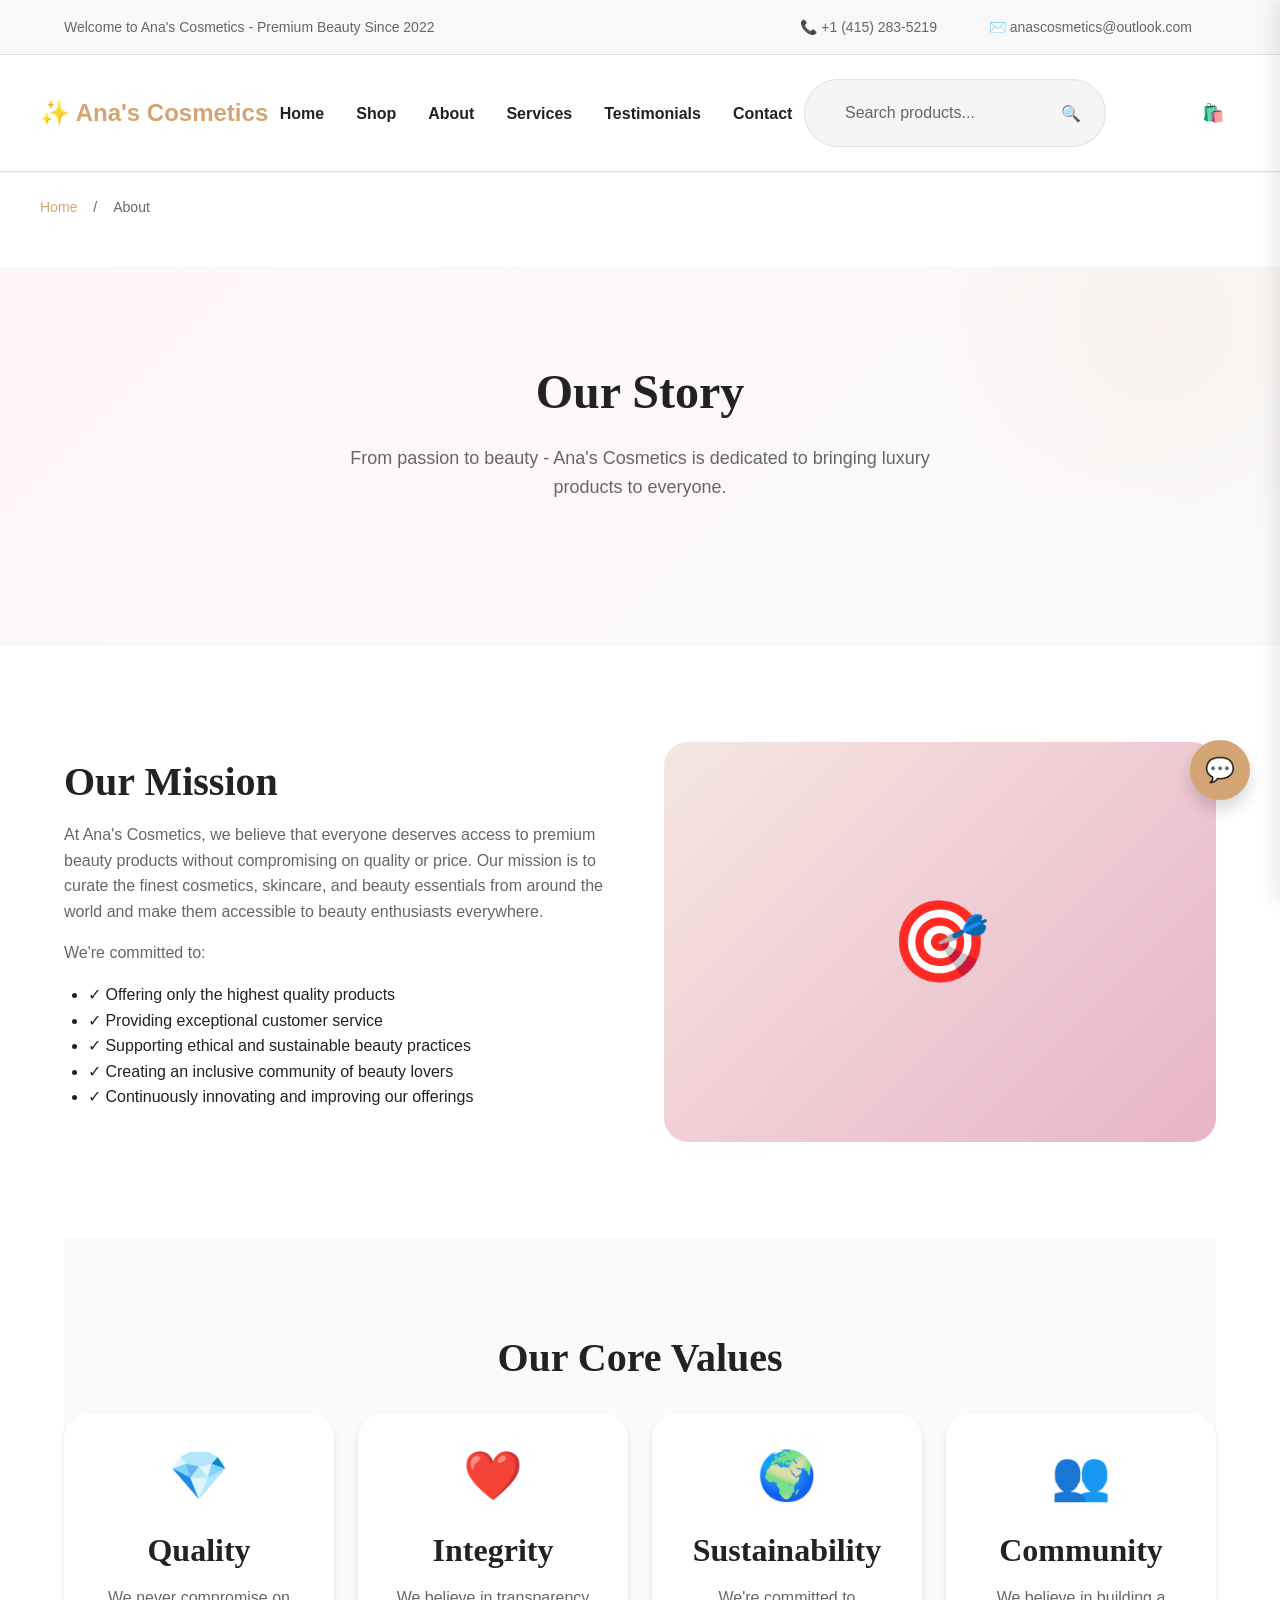
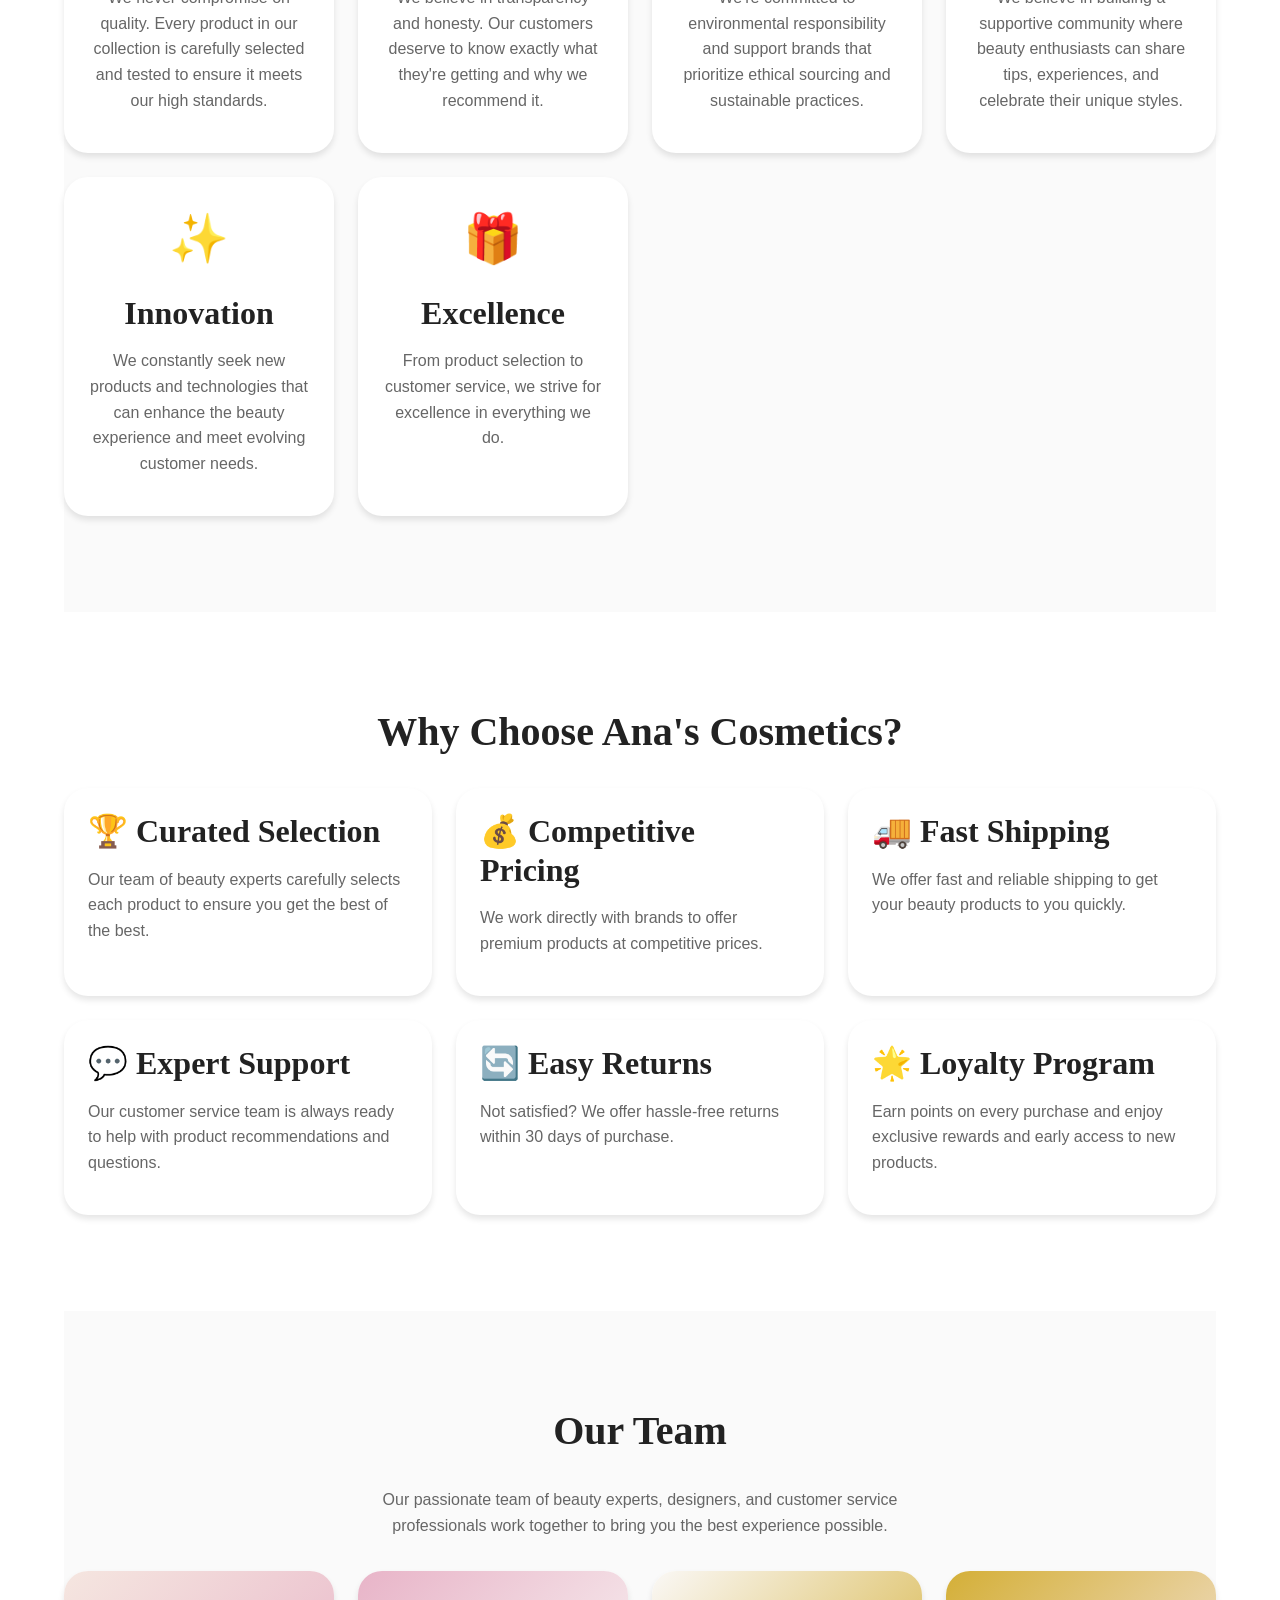
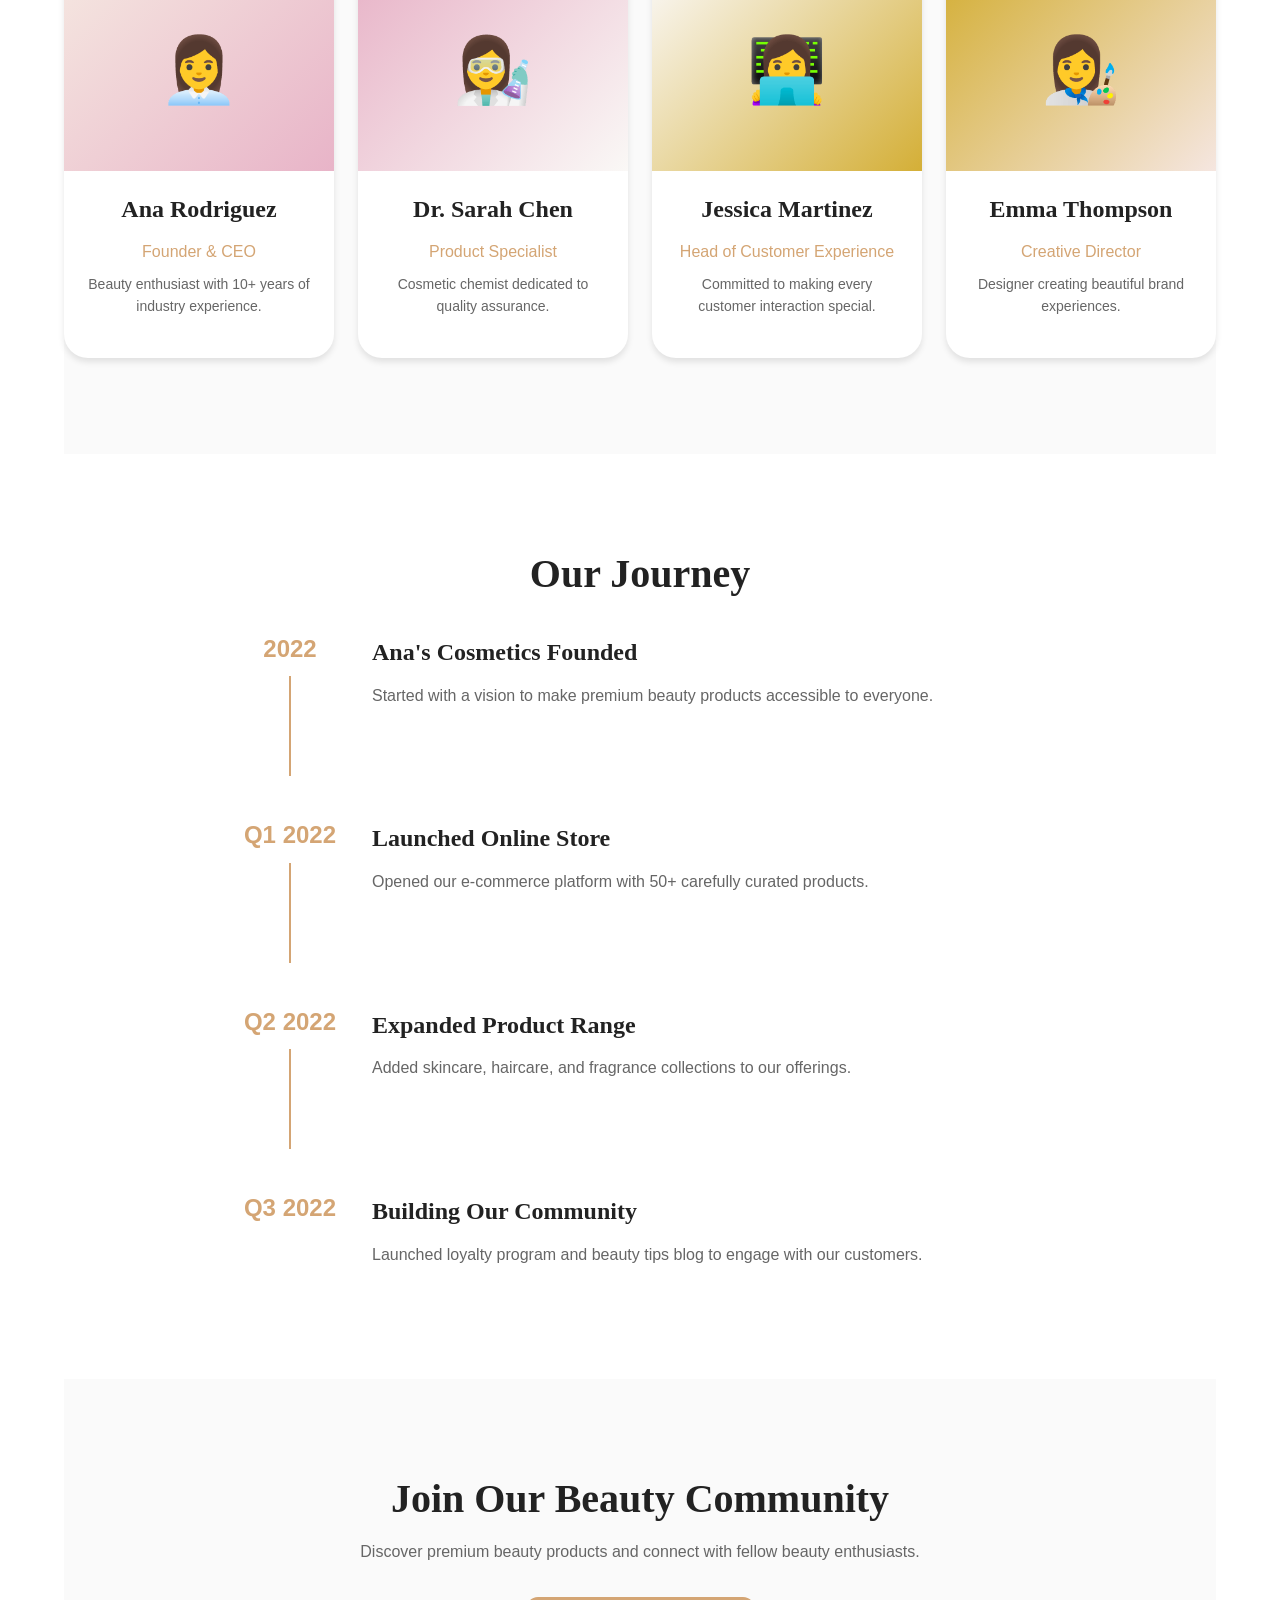
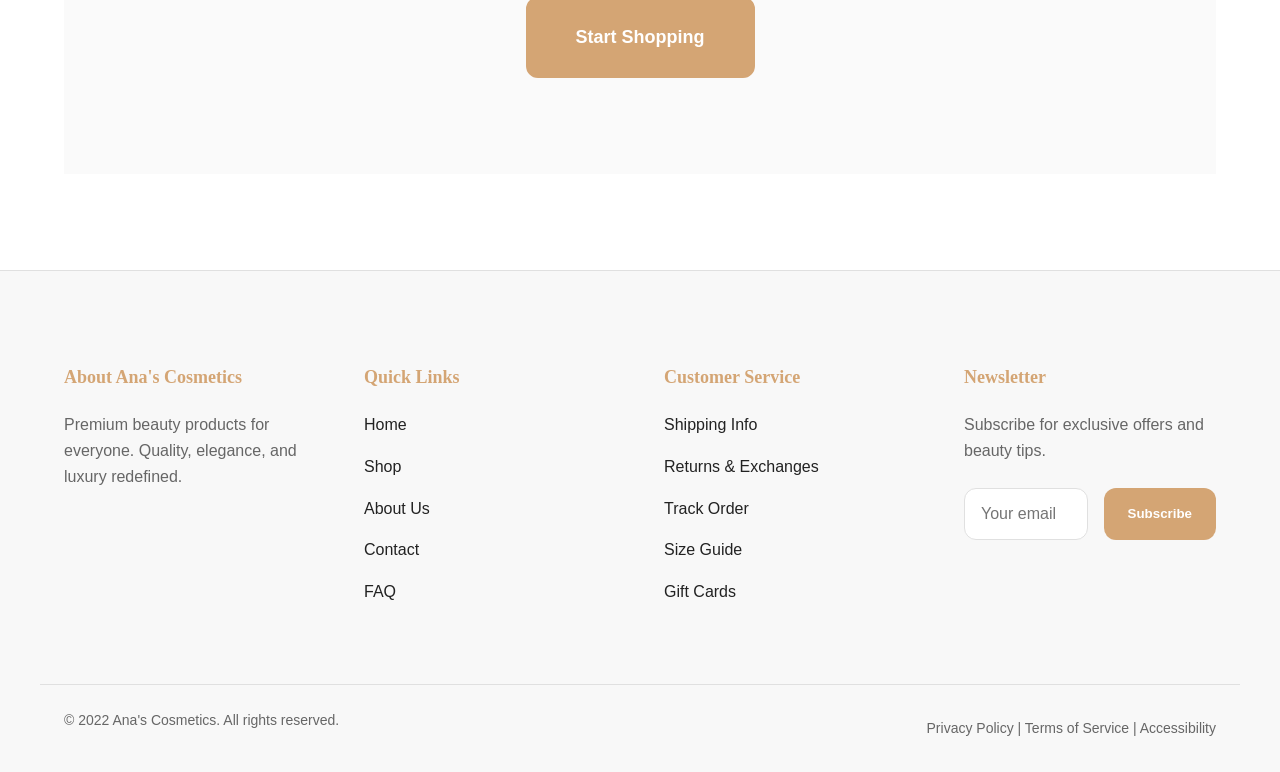
<file: about.html>
<!DOCTYPE html>
<html lang="en" data-theme="light">
<head>
  <meta charset="UTF-8">
  <meta name="viewport" content="width=device-width, initial-scale=1.0">
  <meta name="description" content="About Ana's Cosmetics - Learn our story, mission, and commitment to premium beauty products.">
  <meta name="robots" content="index, follow">
  <link rel="canonical" href="https://anas-cosmetics.com/about.html">
  <meta property="og:title" content="About Us - Ana's Cosmetics">
  <meta property="og:description" content="Discover the story behind Ana's Cosmetics and our commitment to quality and luxury.">
  <meta property="og:type" content="website">

  <title>About Us - Ana's Cosmetics</title>
  <link rel="icon" type="image/x-icon" href="favicon.ico">
  <link rel="stylesheet" href="styles.css">
  <link rel="stylesheet" href="components.css">
</head>
<body>
  <!-- Header -->
  <header>
    <div class="header-top">
      <div class="container flex-between">
        <span>Welcome to Ana's Cosmetics - Premium Beauty Since 2022</span>
        <div>
          <a href="tel:+14152835219">📞 +1 (415) 283-5219</a>
          <a href="mailto:anascosmetics@outlook.com">✉️ anascosmetics@outlook.com</a>
        </div>
      </div>
    </div>

    <div class="header-main container">
      <a href="index.html" class="logo">
        ✨ Ana's Cosmetics
      </a>

      <nav class="nav-primary">
        <a href="index.html">Home</a>
        <a href="shop.html">Shop</a>
        <a href="about.html">About</a>
        <a href="services.html">Services</a>
        <a href="testimonials.html">Testimonials</a>
        <a href="contact.html">Contact</a>
      </nav>

      <div class="header-actions">
        <div class="search-box">
          <input type="text" id="search-input" placeholder="Search products...">
          <span>🔍</span>
        </div>
        
        <button id="theme-toggle" class="icon-btn" title="Toggle theme">
          🌙
        </button>

        <button id="cart-btn" class="icon-btn" title="Shopping cart">
          🛍️
          <span id="cart-count"></span>
        </button>

        <button id="mobile-menu-btn" class="mobile-menu-btn">☰</button>
      </div>
    </div>
  </header>

  <!-- Breadcrumb -->
  <div class="container" style="padding: 1.5rem 0;">
    <div class="breadcrumb">
      <a href="index.html">Home</a>
      <span>/</span>
      <span>About</span>
    </div>
  </div>

  <!-- Hero Section -->
  <section class="hero">
    <div class="container hero-content">
      <h1>Our Story</h1>
      <p>From passion to beauty - Ana's Cosmetics is dedicated to bringing luxury products to everyone.</p>
    </div>
  </section>

  <!-- Main Content -->
  <main class="container">
    <!-- Our Mission -->
    <section class="section">
      <div style="display: grid; grid-template-columns: 1fr 1fr; gap: 3rem; align-items: center;">
        <div>
          <h2>Our Mission</h2>
          <p>At Ana's Cosmetics, we believe that everyone deserves access to premium beauty products without compromising on quality or price. Our mission is to curate the finest cosmetics, skincare, and beauty essentials from around the world and make them accessible to beauty enthusiasts everywhere.</p>
          <p>We're committed to:</p>
          <ul style="margin-left: 1.5rem; margin-bottom: 1rem;">
            <li>✓ Offering only the highest quality products</li>
            <li>✓ Providing exceptional customer service</li>
            <li>✓ Supporting ethical and sustainable beauty practices</li>
            <li>✓ Creating an inclusive community of beauty lovers</li>
            <li>✓ Continuously innovating and improving our offerings</li>
          </ul>
        </div>
        <div style="background: linear-gradient(135deg, #f5e6e0 0%, #e8b4c8 100%); height: 400px; border-radius: 1.5rem; display: flex; align-items: center; justify-content: center; font-size: 5rem;">
          🎯
        </div>
      </div>
    </section>

    <!-- Our Values -->
    <section class="section" style="background-color: var(--secondary-cream);">
      <h2 class="text-center mb-4">Our Core Values</h2>
      <div class="grid grid-3">
        <div class="card">
          <div class="card-body text-center">
            <div style="font-size: 3rem; margin-bottom: 1rem;">💎</div>
            <h3>Quality</h3>
            <p>We never compromise on quality. Every product in our collection is carefully selected and tested to ensure it meets our high standards.</p>
          </div>
        </div>

        <div class="card">
          <div class="card-body text-center">
            <div style="font-size: 3rem; margin-bottom: 1rem;">❤️</div>
            <h3>Integrity</h3>
            <p>We believe in transparency and honesty. Our customers deserve to know exactly what they're getting and why we recommend it.</p>
          </div>
        </div>

        <div class="card">
          <div class="card-body text-center">
            <div style="font-size: 3rem; margin-bottom: 1rem;">🌍</div>
            <h3>Sustainability</h3>
            <p>We're committed to environmental responsibility and support brands that prioritize ethical sourcing and sustainable practices.</p>
          </div>
        </div>

        <div class="card">
          <div class="card-body text-center">
            <div style="font-size: 3rem; margin-bottom: 1rem;">👥</div>
            <h3>Community</h3>
            <p>We believe in building a supportive community where beauty enthusiasts can share tips, experiences, and celebrate their unique styles.</p>
          </div>
        </div>

        <div class="card">
          <div class="card-body text-center">
            <div style="font-size: 3rem; margin-bottom: 1rem;">✨</div>
            <h3>Innovation</h3>
            <p>We constantly seek new products and technologies that can enhance the beauty experience and meet evolving customer needs.</p>
          </div>
        </div>

        <div class="card">
          <div class="card-body text-center">
            <div style="font-size: 3rem; margin-bottom: 1rem;">🎁</div>
            <h3>Excellence</h3>
            <p>From product selection to customer service, we strive for excellence in everything we do.</p>
          </div>
        </div>
      </div>
    </section>

    <!-- Why Choose Us -->
    <section class="section">
      <h2 class="text-center mb-4">Why Choose Ana's Cosmetics?</h2>
      <div class="grid grid-2">
        <div class="card">
          <div class="card-body">
            <h3>🏆 Curated Selection</h3>
            <p>Our team of beauty experts carefully selects each product to ensure you get the best of the best.</p>
          </div>
        </div>

        <div class="card">
          <div class="card-body">
            <h3>💰 Competitive Pricing</h3>
            <p>We work directly with brands to offer premium products at competitive prices.</p>
          </div>
        </div>

        <div class="card">
          <div class="card-body">
            <h3>🚚 Fast Shipping</h3>
            <p>We offer fast and reliable shipping to get your beauty products to you quickly.</p>
          </div>
        </div>

        <div class="card">
          <div class="card-body">
            <h3>💬 Expert Support</h3>
            <p>Our customer service team is always ready to help with product recommendations and questions.</p>
          </div>
        </div>

        <div class="card">
          <div class="card-body">
            <h3>🔄 Easy Returns</h3>
            <p>Not satisfied? We offer hassle-free returns within 30 days of purchase.</p>
          </div>
        </div>

        <div class="card">
          <div class="card-body">
            <h3>🌟 Loyalty Program</h3>
            <p>Earn points on every purchase and enjoy exclusive rewards and early access to new products.</p>
          </div>
        </div>
      </div>
    </section>

    <!-- Team Section -->
    <section class="section" style="background-color: var(--secondary-cream);">
      <h2 class="text-center mb-4">Our Team</h2>
      <p class="text-center" style="max-width: 600px; margin: 0 auto 2rem;">Our passionate team of beauty experts, designers, and customer service professionals work together to bring you the best experience possible.</p>
      <div class="grid grid-4">
        <div class="card text-center">
          <div style="height: 200px; background: linear-gradient(135deg, #f5e6e0 0%, #e8b4c8 100%); display: flex; align-items: center; justify-content: center; font-size: 4rem;">
            👩‍💼
          </div>
          <div class="card-body">
            <h4>Ana Rodriguez</h4>
            <p style="color: var(--accent-gold); margin-bottom: 0.5rem;">Founder & CEO</p>
            <p style="font-size: 0.875rem;">Beauty enthusiast with 10+ years of industry experience.</p>
          </div>
        </div>

        <div class="card text-center">
          <div style="height: 200px; background: linear-gradient(135deg, #e8b4c8 0%, #faf8f6 100%); display: flex; align-items: center; justify-content: center; font-size: 4rem;">
            👩‍🔬
          </div>
          <div class="card-body">
            <h4>Dr. Sarah Chen</h4>
            <p style="color: var(--accent-gold); margin-bottom: 0.5rem;">Product Specialist</p>
            <p style="font-size: 0.875rem;">Cosmetic chemist dedicated to quality assurance.</p>
          </div>
        </div>

        <div class="card text-center">
          <div style="height: 200px; background: linear-gradient(135deg, #faf8f6 0%, #d4af37 100%); display: flex; align-items: center; justify-content: center; font-size: 4rem;">
            👩‍💻
          </div>
          <div class="card-body">
            <h4>Jessica Martinez</h4>
            <p style="color: var(--accent-gold); margin-bottom: 0.5rem;">Head of Customer Experience</p>
            <p style="font-size: 0.875rem;">Committed to making every customer interaction special.</p>
          </div>
        </div>

        <div class="card text-center">
          <div style="height: 200px; background: linear-gradient(135deg, #d4af37 0%, #f5e6e0 100%); display: flex; align-items: center; justify-content: center; font-size: 4rem;">
            👩‍🎨
          </div>
          <div class="card-body">
            <h4>Emma Thompson</h4>
            <p style="color: var(--accent-gold); margin-bottom: 0.5rem;">Creative Director</p>
            <p style="font-size: 0.875rem;">Designer creating beautiful brand experiences.</p>
          </div>
        </div>
      </div>
    </section>

    <!-- Timeline -->
    <section class="section">
      <h2 class="text-center mb-4">Our Journey</h2>
      <div style="max-width: 800px; margin: 0 auto;">
        <div style="display: flex; gap: 2rem; margin-bottom: 2rem;">
          <div style="flex-shrink: 0; width: 100px; text-align: center;">
            <div style="font-size: 1.5rem; font-weight: 700; color: var(--accent-gold);">2022</div>
            <div style="height: 100px; width: 2px; background-color: var(--accent-gold); margin: 0.5rem auto;"></div>
          </div>
          <div style="padding-top: 0.5rem;">
            <h4>Ana's Cosmetics Founded</h4>
            <p>Started with a vision to make premium beauty products accessible to everyone.</p>
          </div>
        </div>

        <div style="display: flex; gap: 2rem; margin-bottom: 2rem;">
          <div style="flex-shrink: 0; width: 100px; text-align: center;">
            <div style="font-size: 1.5rem; font-weight: 700; color: var(--accent-gold);">Q1 2022</div>
            <div style="height: 100px; width: 2px; background-color: var(--accent-gold); margin: 0.5rem auto;"></div>
          </div>
          <div style="padding-top: 0.5rem;">
            <h4>Launched Online Store</h4>
            <p>Opened our e-commerce platform with 50+ carefully curated products.</p>
          </div>
        </div>

        <div style="display: flex; gap: 2rem; margin-bottom: 2rem;">
          <div style="flex-shrink: 0; width: 100px; text-align: center;">
            <div style="font-size: 1.5rem; font-weight: 700; color: var(--accent-gold);">Q2 2022</div>
            <div style="height: 100px; width: 2px; background-color: var(--accent-gold); margin: 0.5rem auto;"></div>
          </div>
          <div style="padding-top: 0.5rem;">
            <h4>Expanded Product Range</h4>
            <p>Added skincare, haircare, and fragrance collections to our offerings.</p>
          </div>
        </div>

        <div style="display: flex; gap: 2rem;">
          <div style="flex-shrink: 0; width: 100px; text-align: center;">
            <div style="font-size: 1.5rem; font-weight: 700; color: var(--accent-gold);">Q3 2022</div>
          </div>
          <div style="padding-top: 0.5rem;">
            <h4>Building Our Community</h4>
            <p>Launched loyalty program and beauty tips blog to engage with our customers.</p>
          </div>
        </div>
      </div>
    </section>

    <!-- CTA Section -->
    <section class="section" style="background-color: var(--secondary-cream);">
      <div class="text-center">
        <h2>Join Our Beauty Community</h2>
        <p style="margin-bottom: 2rem;">Discover premium beauty products and connect with fellow beauty enthusiasts.</p>
        <a href="shop.html" class="btn btn-primary btn-lg">Start Shopping</a>
      </div>
    </section>
  </main>

  <!-- Footer -->
  <footer>
    <div class="container footer-content">
      <div class="footer-section">
        <h3>About Ana's Cosmetics</h3>
        <p>Premium beauty products for everyone. Quality, elegance, and luxury redefined.</p>
      </div>

      <div class="footer-section">
        <h3>Quick Links</h3>
        <ul>
          <li><a href="index.html">Home</a></li>
          <li><a href="shop.html">Shop</a></li>
          <li><a href="about.html">About Us</a></li>
          <li><a href="contact.html">Contact</a></li>
          <li><a href="faq.html">FAQ</a></li>
        </ul>
      </div>

      <div class="footer-section">
        <h3>Customer Service</h3>
        <ul>
          <li><a href="#">Shipping Info</a></li>
          <li><a href="#">Returns & Exchanges</a></li>
          <li><a href="#">Track Order</a></li>
          <li><a href="#">Size Guide</a></li>
          <li><a href="#">Gift Cards</a></li>
        </ul>
      </div>

      <div class="footer-section">
        <h3>Newsletter</h3>
        <p>Subscribe for exclusive offers and beauty tips.</p>
        <div class="footer-newsletter">
          <input type="email" placeholder="Your email">
          <button>Subscribe</button>
        </div>
      </div>
    </div>

    <div class="container footer-bottom">
      <p>&copy; 2022 Ana's Cosmetics. All rights reserved.</p>
      <div>
        <a href="privacy.html">Privacy Policy</a> | 
        <a href="#">Terms of Service</a> | 
        <a href="#">Accessibility</a>
      </div>
    </div>
  </footer>

  <!-- Cart Sidebar -->
  <div id="cart-sidebar" class="cart-sidebar">
    <div class="cart-header">
      <h3>Shopping Cart</h3>
      <button class="cart-close">✕</button>
    </div>
    <div id="cart-items" class="cart-items">
      <p style="text-align: center; color: var(--neutral-gray);">Your cart is empty</p>
    </div>
    <div class="cart-footer">
      <div class="cart-summary"></div>
      <button id="checkout-btn" class="btn btn-primary btn-block" style="margin-top: 1rem;">Proceed to Checkout</button>
      <button class="btn btn-ghost btn-block" onclick="document.getElementById('cart-sidebar').classList.remove('active')">Continue Shopping</button>
    </div>
  </div>

  <!-- Quick View Modal -->
  <div id="quick-view-modal" class="modal"></div>

  <!-- Scripts -->
  <script src="utils.js"></script>
  <script src="products.js"></script>
  <script src="main.js"></script>
</body>
</html>
</file>
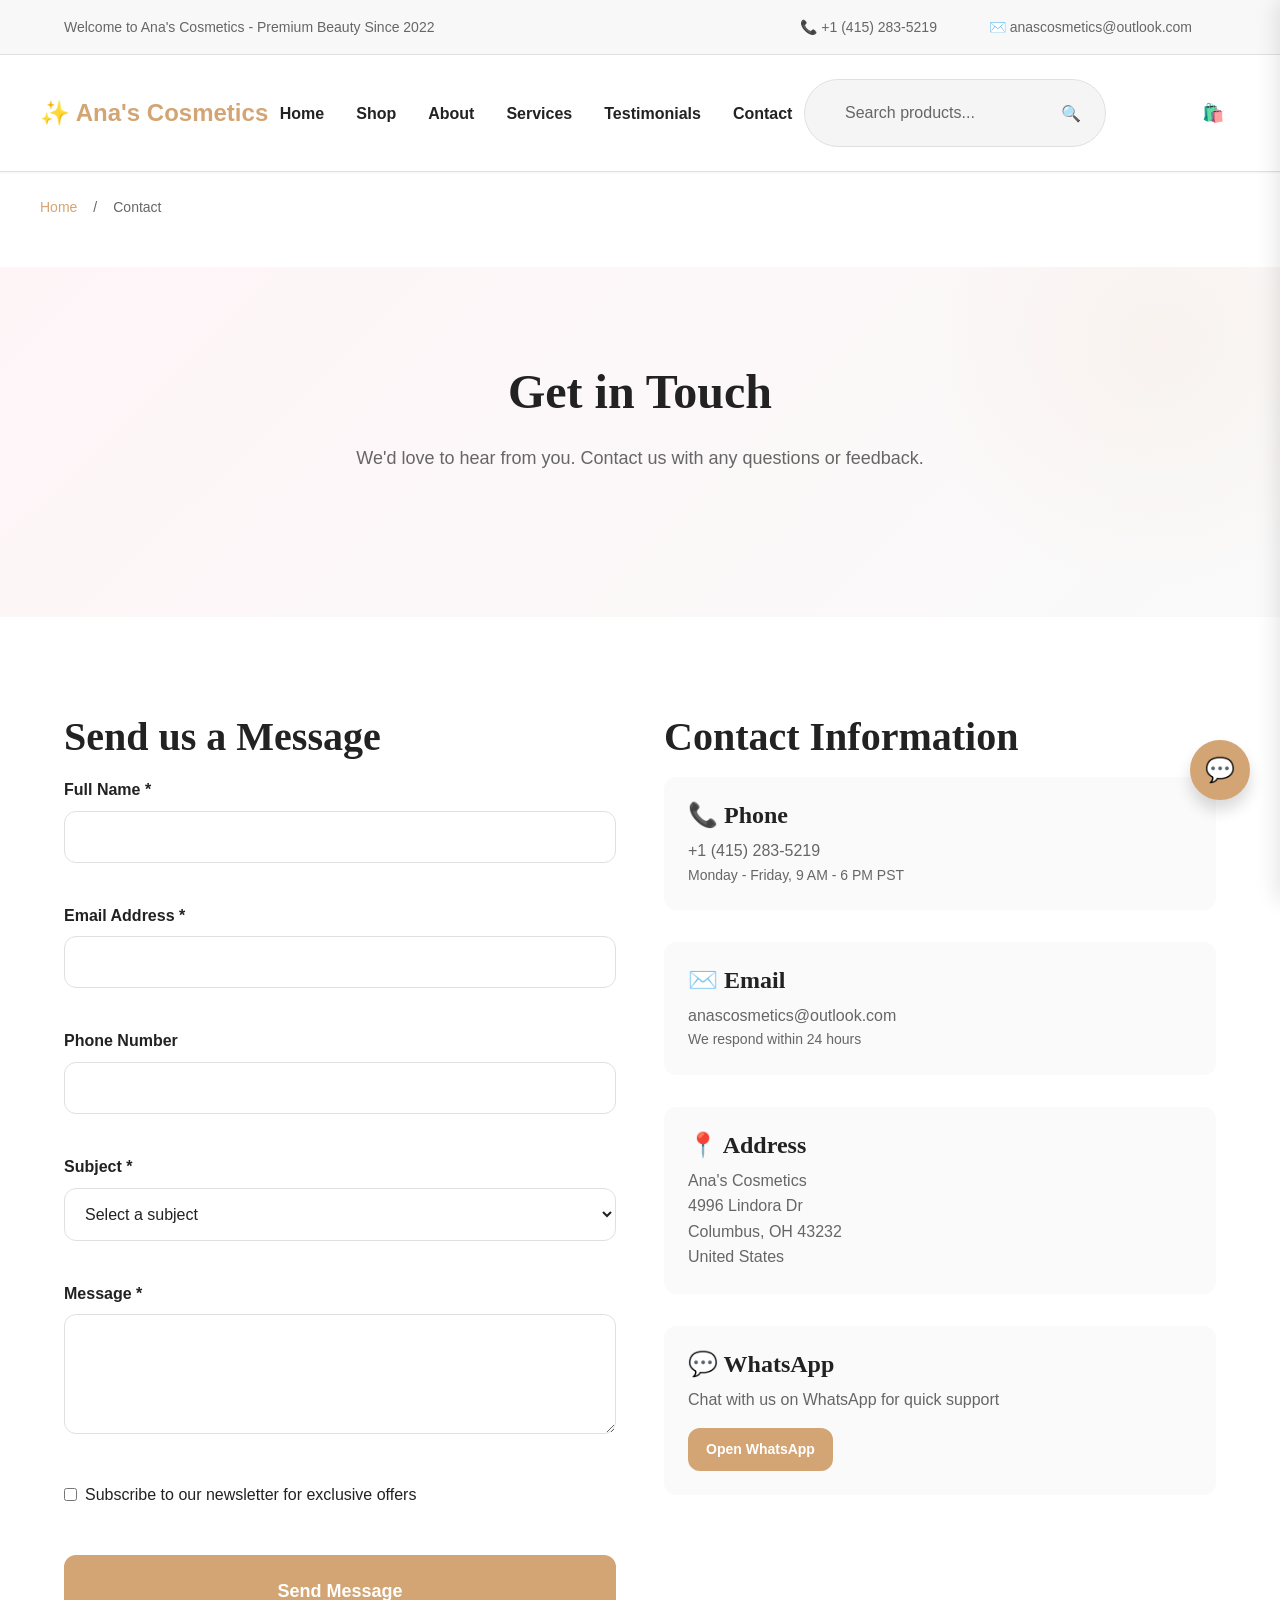
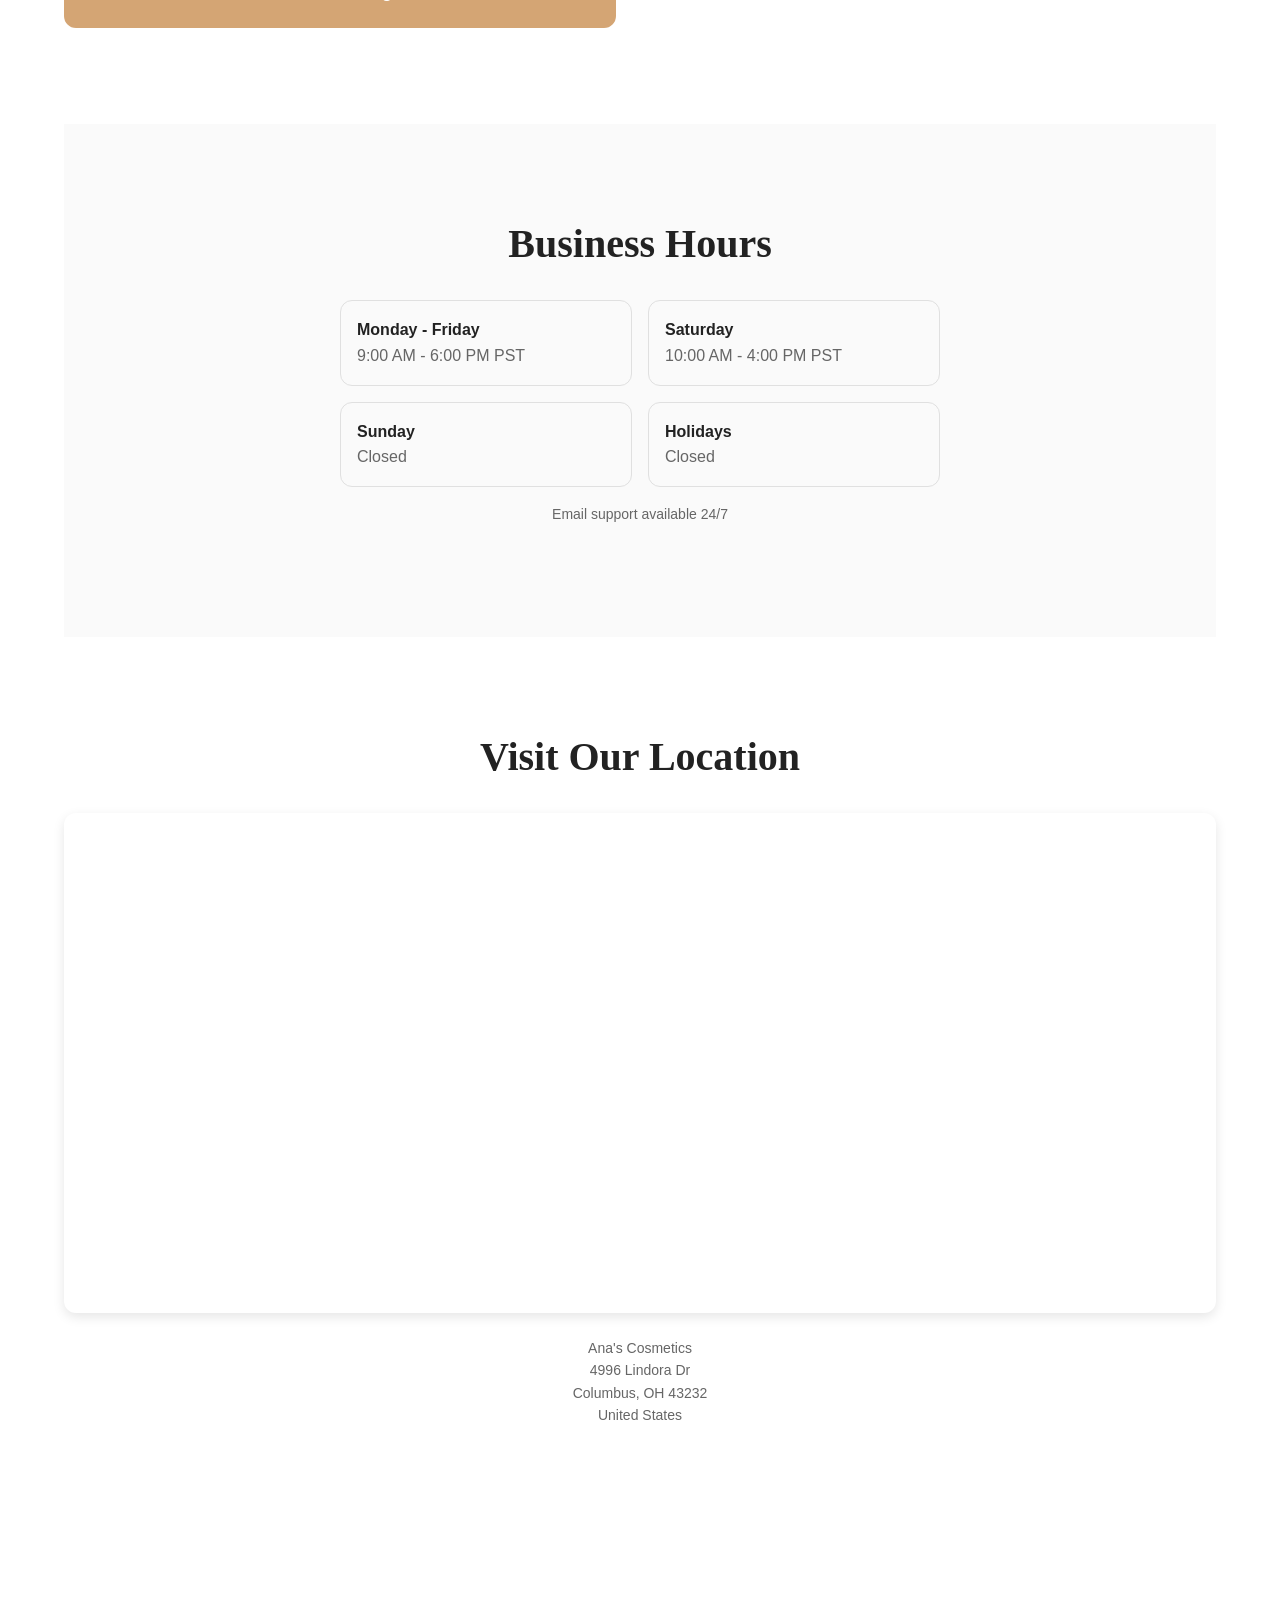
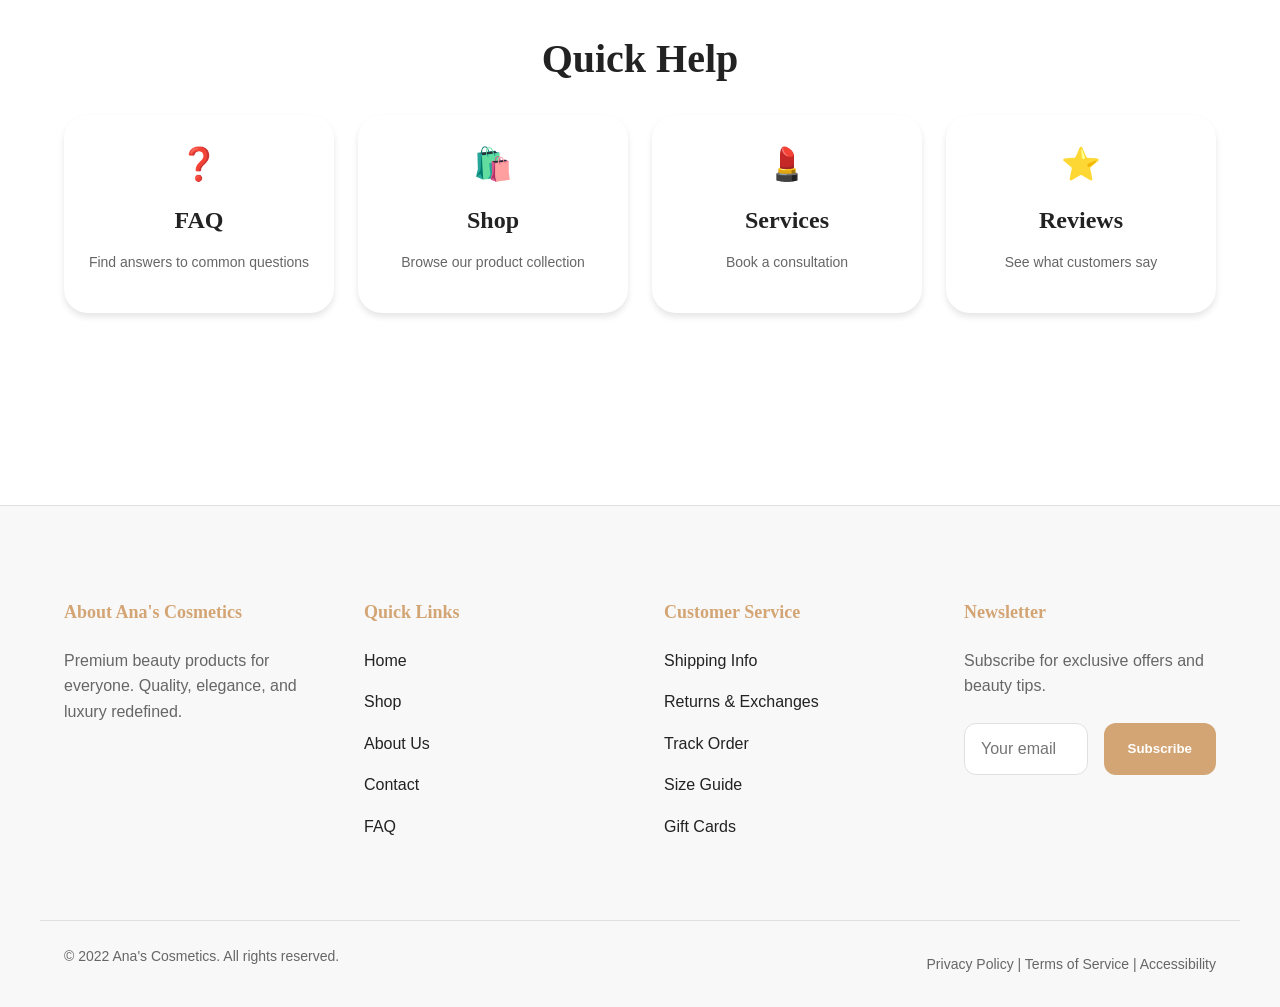
<file: contact.html>
<!DOCTYPE html>
<html lang="en" data-theme="light">
<head>
  <meta charset="UTF-8">
  <meta name="viewport" content="width=device-width, initial-scale=1.0">
  <meta name="description" content="Contact Ana's Cosmetics - Get in touch with our customer service team. We're here to help with any questions or concerns.">
  <meta name="robots" content="index, follow">
  <link rel="canonical" href="https://anas-cosmetics.com/contact.html">
  <meta property="og:title" content="Contact Us - Ana's Cosmetics">
  <meta property="og:description" content="Get in touch with Ana's Cosmetics customer service team.">
  <meta property="og:type" content="website">

  <title>Contact Us - Ana's Cosmetics</title>
  <link rel="icon" type="image/x-icon" href="favicon.ico">
  <link rel="stylesheet" href="styles.css">
  <link rel="stylesheet" href="components.css">
</head>
<body>
  <!-- Header -->
  <header>
    <div class="header-top">
      <div class="container flex-between">
        <span>Welcome to Ana's Cosmetics - Premium Beauty Since 2022</span>
        <div>
          <a href="tel:+14152835219">📞 +1 (415) 283-5219</a>
          <a href="mailto:anascosmetics@outlook.com">✉️ anascosmetics@outlook.com</a>
        </div>
      </div>
    </div>

    <div class="header-main container">
      <a href="index.html" class="logo">
        ✨ Ana's Cosmetics
      </a>

      <nav class="nav-primary">
        <a href="index.html">Home</a>
        <a href="shop.html">Shop</a>
        <a href="about.html">About</a>
        <a href="services.html">Services</a>
        <a href="testimonials.html">Testimonials</a>
        <a href="contact.html">Contact</a>
      </nav>

      <div class="header-actions">
        <div class="search-box">
          <input type="text" id="search-input" placeholder="Search products...">
          <span>🔍</span>
        </div>
        
        <button id="theme-toggle" class="icon-btn" title="Toggle theme">
          🌙
        </button>

        <button id="cart-btn" class="icon-btn" title="Shopping cart">
          🛍️
          <span id="cart-count"></span>
        </button>

        <button id="mobile-menu-btn" class="mobile-menu-btn">☰</button>
      </div>
    </div>
  </header>

  <!-- Breadcrumb -->
  <div class="container" style="padding: 1.5rem 0;">
    <div class="breadcrumb">
      <a href="index.html">Home</a>
      <span>/</span>
      <span>Contact</span>
    </div>
  </div>

  <!-- Hero Section -->
  <section class="hero">
    <div class="container hero-content">
      <h1>Get in Touch</h1>
      <p>We'd love to hear from you. Contact us with any questions or feedback.</p>
    </div>
  </section>

  <!-- Main Content -->
  <main class="container">
    <section class="section">
      <div style="display: grid; grid-template-columns: 1fr 1fr; gap: 3rem;">
        <!-- Contact Form -->
        <div>
          <h2>Send us a Message</h2>
          <form id="contact-form" style="display: flex; flex-direction: column; gap: 1rem;">
            <div class="form-group">
              <label for="name">Full Name *</label>
              <input type="text" id="name" name="name" required>
            </div>

            <div class="form-group">
              <label for="email">Email Address *</label>
              <input type="email" id="email" name="email" required>
            </div>

            <div class="form-group">
              <label for="phone">Phone Number</label>
              <input type="tel" id="phone" name="phone">
            </div>

            <div class="form-group">
              <label for="subject">Subject *</label>
              <select id="subject" name="subject" required>
                <option value="">Select a subject</option>
                <option value="product-inquiry">Product Inquiry</option>
                <option value="order-issue">Order Issue</option>
                <option value="return-request">Return Request</option>
                <option value="feedback">Feedback</option>
                <option value="partnership">Partnership Opportunity</option>
                <option value="other">Other</option>
              </select>
            </div>

            <div class="form-group">
              <label for="message">Message *</label>
              <textarea id="message" name="message" required></textarea>
            </div>

            <div class="form-group">
              <label style="display: flex; align-items: center; gap: 0.5rem; font-weight: normal;">
                <input type="checkbox" name="subscribe" id="subscribe">
                Subscribe to our newsletter for exclusive offers
              </label>
            </div>

            <button type="submit" class="btn btn-primary btn-lg">Send Message</button>
          </form>
        </div>

        <!-- Contact Information -->
        <div>
          <h2>Contact Information</h2>
          
          <div style="margin-bottom: 2rem; padding: 1.5rem; background-color: var(--secondary-cream); border-radius: 0.75rem;">
            <h4 style="margin-bottom: 0.5rem;">📞 Phone</h4>
            <p style="margin: 0; color: var(--neutral-gray);">+1 (415) 283-5219</p>
            <p style="margin: 0; color: var(--neutral-gray); font-size: 0.875rem;">Monday - Friday, 9 AM - 6 PM PST</p>
          </div>

          <div style="margin-bottom: 2rem; padding: 1.5rem; background-color: var(--secondary-cream); border-radius: 0.75rem;">
            <h4 style="margin-bottom: 0.5rem;">✉️ Email</h4>
            <p style="margin: 0; color: var(--neutral-gray);">anascosmetics@outlook.com</p>
            <p style="margin: 0; color: var(--neutral-gray); font-size: 0.875rem;">We respond within 24 hours</p>
          </div>

          <div style="margin-bottom: 2rem; padding: 1.5rem; background-color: var(--secondary-cream); border-radius: 0.75rem;">
            <h4 style="margin-bottom: 0.5rem;">📍 Address</h4>
            <p style="margin: 0; color: var(--neutral-gray);">Ana's Cosmetics<br>4996 Lindora Dr<br>Columbus, OH 43232<br>United States</p>
          </div>

          <div style="padding: 1.5rem; background-color: var(--secondary-cream); border-radius: 0.75rem;">
            <h4 style="margin-bottom: 0.5rem;">💬 WhatsApp</h4>
            <p style="margin: 0; color: var(--neutral-gray); margin-bottom: 1rem;">Chat with us on WhatsApp for quick support</p>
            <a href="https://wa.me/14152835219" target="_blank" class="btn btn-primary btn-sm">Open WhatsApp</a>
          </div>
        </div>
      </div>
    </section>

    <!-- Business Hours -->
    <section class="section" style="background-color: var(--secondary-cream);">
      <h2 class="text-center mb-4">Business Hours</h2>
      <div style="max-width: 600px; margin: 0 auto;">
        <div style="display: grid; grid-template-columns: 1fr 1fr; gap: 1rem;">
          <div style="padding: 1rem; border: 1px solid var(--neutral-border); border-radius: 0.75rem;">
            <p style="margin: 0; font-weight: 600; color: var(--primary-dark);">Monday - Friday</p>
            <p style="margin: 0; color: var(--neutral-gray);">9:00 AM - 6:00 PM PST</p>
          </div>
          <div style="padding: 1rem; border: 1px solid var(--neutral-border); border-radius: 0.75rem;">
            <p style="margin: 0; font-weight: 600; color: var(--primary-dark);">Saturday</p>
            <p style="margin: 0; color: var(--neutral-gray);">10:00 AM - 4:00 PM PST</p>
          </div>
          <div style="padding: 1rem; border: 1px solid var(--neutral-border); border-radius: 0.75rem;">
            <p style="margin: 0; font-weight: 600; color: var(--primary-dark);">Sunday</p>
            <p style="margin: 0; color: var(--neutral-gray);">Closed</p>
          </div>
          <div style="padding: 1rem; border: 1px solid var(--neutral-border); border-radius: 0.75rem;">
            <p style="margin: 0; font-weight: 600; color: var(--primary-dark);">Holidays</p>
            <p style="margin: 0; color: var(--neutral-gray);">Closed</p>
          </div>
        </div>
        <p style="text-align: center; color: var(--neutral-gray); margin-top: 1rem; font-size: 0.875rem;">Email support available 24/7</p>
      </div>
    </section>

    <!-- Google Map -->
    <section class="section">
      <h2 class="text-center mb-4">Visit Our Location</h2>
      <div style="max-width: 100%; height: 500px; border-radius: 0.75rem; overflow: hidden; box-shadow: 0 4px 12px rgba(0,0,0,0.1);">
        <iframe src="https://www.google.com/maps/embed?pb=!1m18!1m12!1m3!1d3087.8!2d-83.0110!3d39.9610!2m3!1f0!2f0!3f0!3m2!1i1024!2i768!4f13.1!3m3!1m2!1s0x88404e1234567890%3A0x1234567890abcdef!2s4996%20Lindora%20Dr%2C%20Columbus%2C%20OH%2043232!5e0!3m2!1sen!2sus!4v1625155169000" width="100%" height="100%" style="border: none;" allowfullscreen="" loading="lazy" referrerpolicy="no-referrer-when-downgrade"></iframe>
      </div>
      <p style="text-align: center; color: var(--neutral-gray); margin-top: 1.5rem; font-size: 0.875rem;">Ana's Cosmetics<br>4996 Lindora Dr<br>Columbus, OH 43232<br>United States</p>
    </section>

    <!-- FAQ Quick Links -->
    <section class="section">
      <h2 class="text-center mb-4">Quick Help</h2>
      <div class="grid grid-4">
        <a href="faq.html" class="card" style="text-decoration: none; color: var(--primary-dark); text-align: center;">
          <div class="card-body">
            <div style="font-size: 2rem; margin-bottom: 1rem;">❓</div>
            <h4>FAQ</h4>
            <p style="font-size: 0.875rem;">Find answers to common questions</p>
          </div>
        </a>

        <a href="shop.html" class="card" style="text-decoration: none; color: var(--primary-dark); text-align: center;">
          <div class="card-body">
            <div style="font-size: 2rem; margin-bottom: 1rem;">🛍️</div>
            <h4>Shop</h4>
            <p style="font-size: 0.875rem;">Browse our product collection</p>
          </div>
        </a>

        <a href="services.html" class="card" style="text-decoration: none; color: var(--primary-dark); text-align: center;">
          <div class="card-body">
            <div style="font-size: 2rem; margin-bottom: 1rem;">💄</div>
            <h4>Services</h4>
            <p style="font-size: 0.875rem;">Book a consultation</p>
          </div>
        </a>

        <a href="testimonials.html" class="card" style="text-decoration: none; color: var(--primary-dark); text-align: center;">
          <div class="card-body">
            <div style="font-size: 2rem; margin-bottom: 1rem;">⭐</div>
            <h4>Reviews</h4>
            <p style="font-size: 0.875rem;">See what customers say</p>
          </div>
        </a>
      </div>
    </section>
  </main>

  <!-- Footer -->
  <footer>
    <div class="container footer-content">
      <div class="footer-section">
        <h3>About Ana's Cosmetics</h3>
        <p>Premium beauty products for everyone. Quality, elegance, and luxury redefined.</p>
      </div>

      <div class="footer-section">
        <h3>Quick Links</h3>
        <ul>
          <li><a href="index.html">Home</a></li>
          <li><a href="shop.html">Shop</a></li>
          <li><a href="about.html">About Us</a></li>
          <li><a href="contact.html">Contact</a></li>
          <li><a href="faq.html">FAQ</a></li>
        </ul>
      </div>

      <div class="footer-section">
        <h3>Customer Service</h3>
        <ul>
          <li><a href="#">Shipping Info</a></li>
          <li><a href="#">Returns & Exchanges</a></li>
          <li><a href="#">Track Order</a></li>
          <li><a href="#">Size Guide</a></li>
          <li><a href="#">Gift Cards</a></li>
        </ul>
      </div>

      <div class="footer-section">
        <h3>Newsletter</h3>
        <p>Subscribe for exclusive offers and beauty tips.</p>
        <div class="footer-newsletter">
          <input type="email" placeholder="Your email">
          <button>Subscribe</button>
        </div>
      </div>
    </div>

    <div class="container footer-bottom">
      <p>&copy; 2022 Ana's Cosmetics. All rights reserved.</p>
      <div>
        <a href="privacy.html">Privacy Policy</a> | 
        <a href="#">Terms of Service</a> | 
        <a href="#">Accessibility</a>
      </div>
    </div>
  </footer>

  <!-- Cart Sidebar -->
  <div id="cart-sidebar" class="cart-sidebar">
    <div class="cart-header">
      <h3>Shopping Cart</h3>
      <button class="cart-close">✕</button>
    </div>
    <div id="cart-items" class="cart-items">
      <p style="text-align: center; color: var(--neutral-gray);">Your cart is empty</p>
    </div>
    <div class="cart-footer">
      <div class="cart-summary"></div>
      <button id="checkout-btn" class="btn btn-primary btn-block" style="margin-top: 1rem;">Proceed to Checkout</button>
      <button class="btn btn-ghost btn-block" onclick="document.getElementById('cart-sidebar').classList.remove('active')">Continue Shopping</button>
    </div>
  </div>

  <!-- Quick View Modal -->
  <div id="quick-view-modal" class="modal"></div>

  <!-- Scripts -->
  <script src="utils.js"></script>
  <script src="products.js"></script>
  <script src="main.js"></script>

  <script>
    document.getElementById('contact-form').addEventListener('submit', function(e) {
      e.preventDefault();
      
      const formData = {
        name: document.getElementById('name').value,
        email: document.getElementById('email').value,
        phone: document.getElementById('phone').value,
        subject: document.getElementById('subject').value,
        message: document.getElementById('message').value,
        subscribe: document.getElementById('subscribe').checked
      };

      // In a real application, this would send to a backend
      console.log('Contact form submitted:', formData);
      
      // Show success message
      Cart.showNotification('Thank you! We\'ll get back to you soon.');
      
      // Reset form
      this.reset();
    });
  </script>

  <style>
    @media (max-width: 768px) {
      main > section:first-child > div {
        grid-template-columns: 1fr;
      }
    }
  </style>
</body>
</html>
</file>
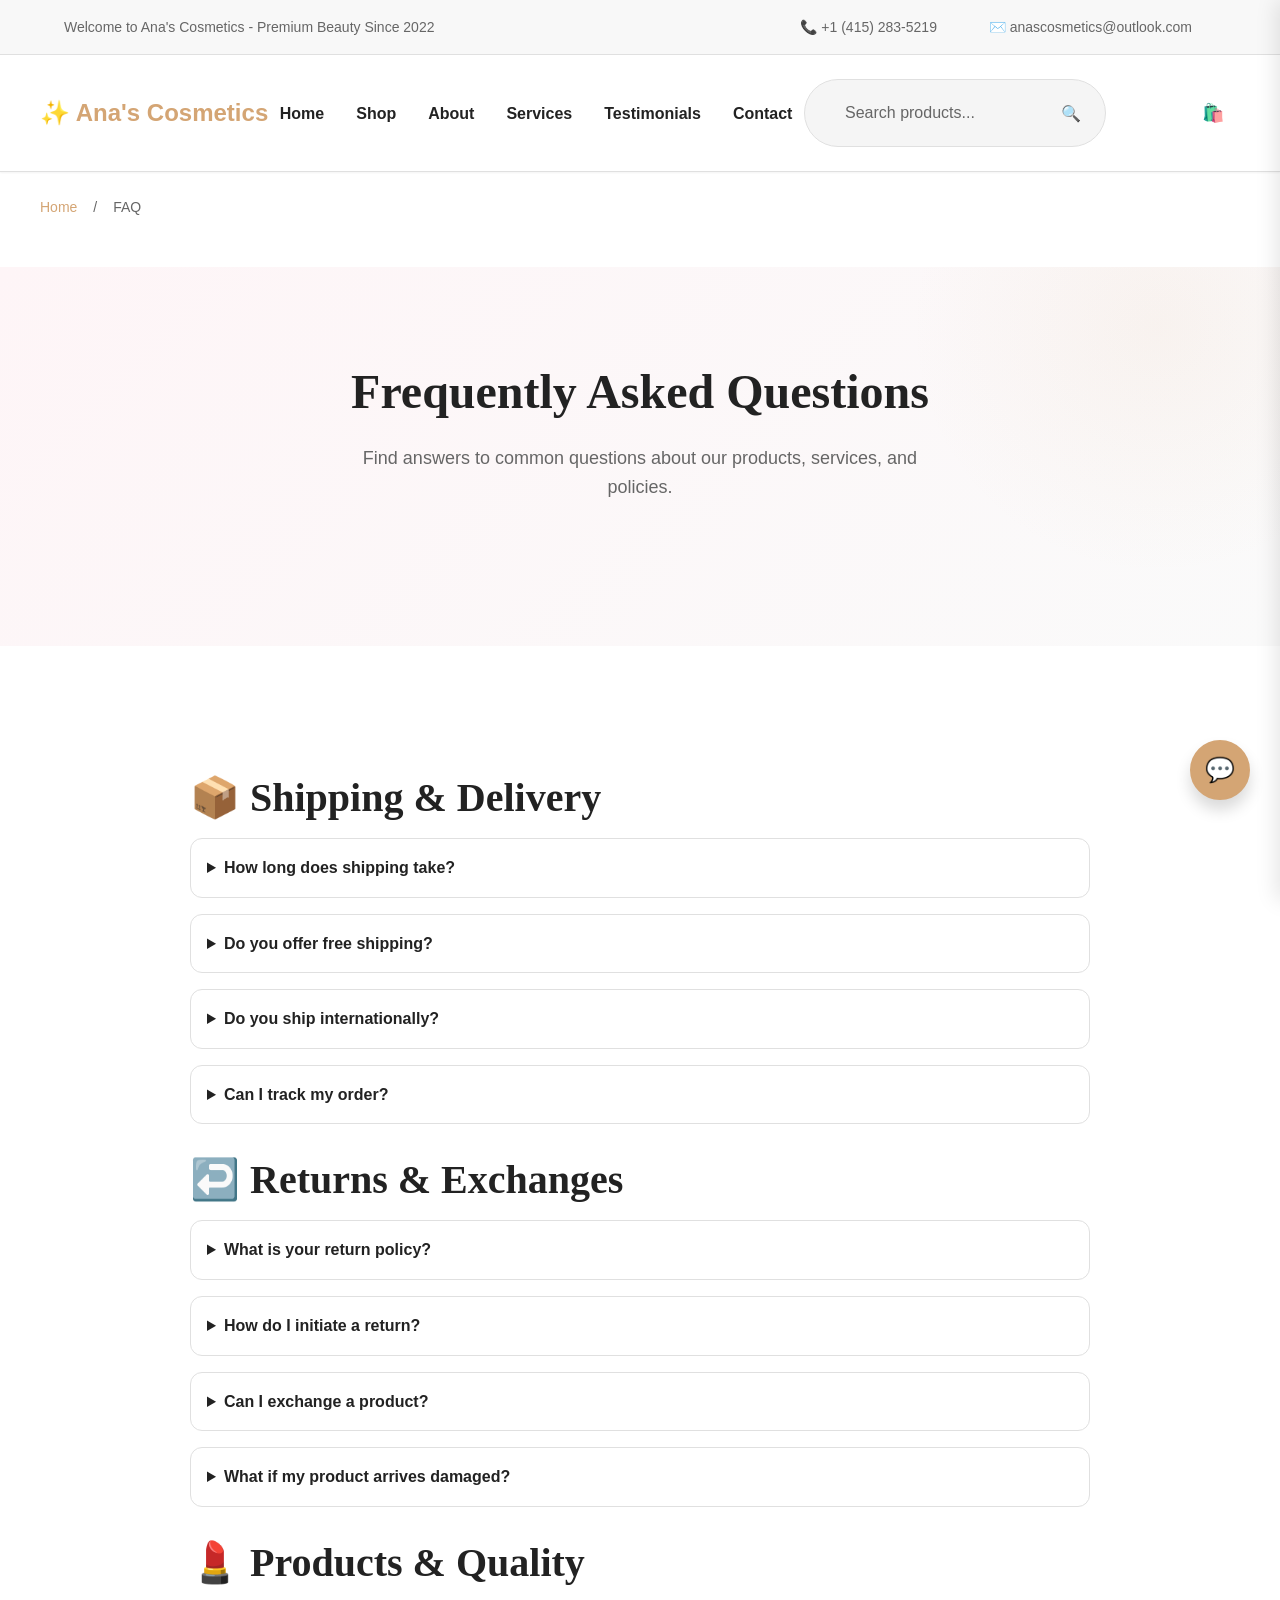
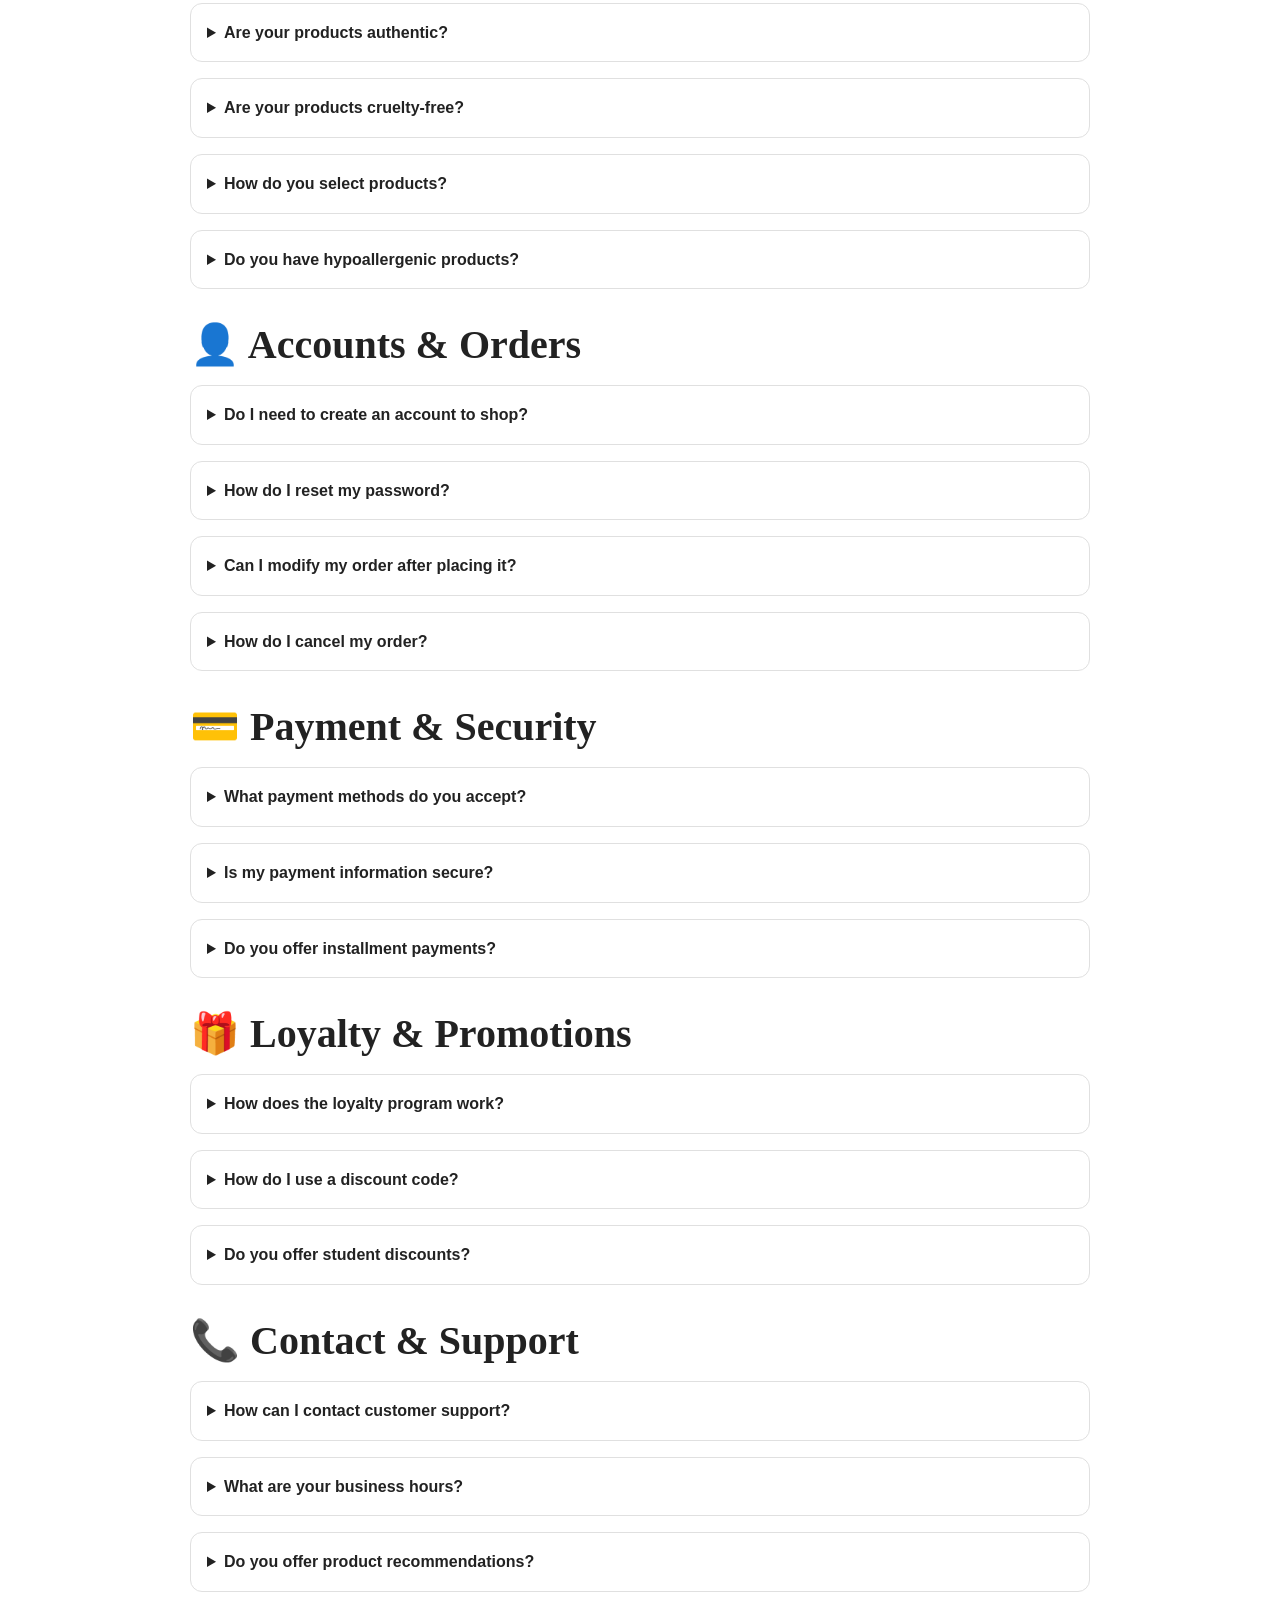
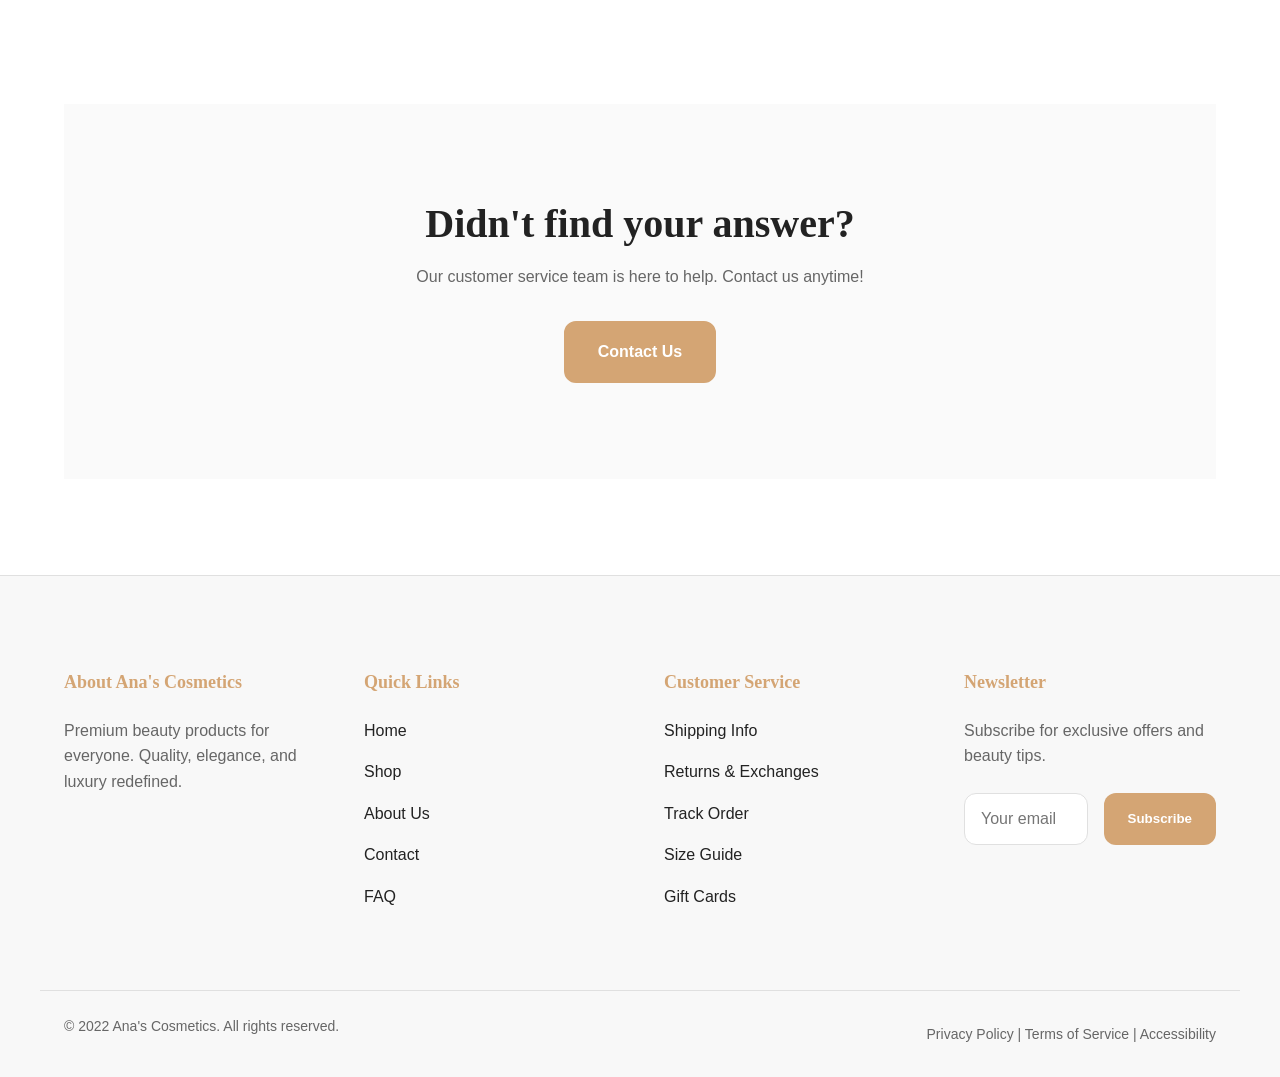
<file: faq.html>
<!DOCTYPE html>
<html lang="en" data-theme="light">
<head>
  <meta charset="UTF-8">
  <meta name="viewport" content="width=device-width, initial-scale=1.0">
  <meta name="description" content="Frequently Asked Questions - Ana's Cosmetics. Find answers to common questions about our products, shipping, returns, and more.">
  <meta name="robots" content="index, follow">
  <link rel="canonical" href="https://anas-cosmetics.com/faq.html">
  <meta property="og:title" content="FAQ - Ana's Cosmetics">
  <meta property="og:description" content="Get answers to frequently asked questions about Ana's Cosmetics.">
  <meta property="og:type" content="website">

  <title>FAQ - Ana's Cosmetics</title>
  <link rel="icon" type="image/x-icon" href="favicon.ico">
  <link rel="stylesheet" href="styles.css">
  <link rel="stylesheet" href="components.css">
</head>
<body>
  <!-- Header -->
  <header>
    <div class="header-top">
      <div class="container flex-between">
        <span>Welcome to Ana's Cosmetics - Premium Beauty Since 2022</span>
        <div>
          <a href="tel:+14152835219">📞 +1 (415) 283-5219</a>
          <a href="mailto:anascosmetics@outlook.com">✉️ anascosmetics@outlook.com</a>
        </div>
      </div>
    </div>

    <div class="header-main container">
      <a href="index.html" class="logo">
        ✨ Ana's Cosmetics
      </a>

      <nav class="nav-primary">
        <a href="index.html">Home</a>
        <a href="shop.html">Shop</a>
        <a href="about.html">About</a>
        <a href="services.html">Services</a>
        <a href="testimonials.html">Testimonials</a>
        <a href="contact.html">Contact</a>
      </nav>

      <div class="header-actions">
        <div class="search-box">
          <input type="text" id="search-input" placeholder="Search products...">
          <span>🔍</span>
        </div>
        
        <button id="theme-toggle" class="icon-btn" title="Toggle theme">
          🌙
        </button>

        <button id="cart-btn" class="icon-btn" title="Shopping cart">
          🛍️
          <span id="cart-count"></span>
        </button>

        <button id="mobile-menu-btn" class="mobile-menu-btn">☰</button>
      </div>
    </div>
  </header>

  <!-- Breadcrumb -->
  <div class="container" style="padding: 1.5rem 0;">
    <div class="breadcrumb">
      <a href="index.html">Home</a>
      <span>/</span>
      <span>FAQ</span>
    </div>
  </div>

  <!-- Hero Section -->
  <section class="hero">
    <div class="container hero-content">
      <h1>Frequently Asked Questions</h1>
      <p>Find answers to common questions about our products, services, and policies.</p>
    </div>
  </section>

  <!-- Main Content -->
  <main class="container">
    <!-- FAQ Sections -->
    <section class="section">
      <div style="max-width: 900px; margin: 0 auto;">
        <!-- Shipping & Delivery -->
        <h2 style="margin-top: 2rem; margin-bottom: 1rem;">📦 Shipping & Delivery</h2>
        
        <details style="margin-bottom: 1rem; padding: 1rem; border: 1px solid var(--neutral-border); border-radius: 0.75rem; cursor: pointer;">
          <summary style="font-weight: 600; color: var(--primary-dark);">How long does shipping take?</summary>
          <p style="margin-top: 1rem; color: var(--neutral-gray);">Standard shipping typically takes 5-7 business days. Express shipping (2-3 business days) and overnight shipping are also available at checkout. Orders are processed within 24 hours.</p>
        </details>

        <details style="margin-bottom: 1rem; padding: 1rem; border: 1px solid var(--neutral-border); border-radius: 0.75rem; cursor: pointer;">
          <summary style="font-weight: 600; color: var(--primary-dark);">Do you offer free shipping?</summary>
          <p style="margin-top: 1rem; color: var(--neutral-gray);">Yes! We offer free standard shipping on orders over $100. For orders under $100, standard shipping is $9.99. Express and overnight options are available for an additional fee.</p>
        </details>

        <details style="margin-bottom: 1rem; padding: 1rem; border: 1px solid var(--neutral-border); border-radius: 0.75rem; cursor: pointer;">
          <summary style="font-weight: 600; color: var(--primary-dark);">Do you ship internationally?</summary>
          <p style="margin-top: 1rem; color: var(--neutral-gray);">Yes, we ship to most countries worldwide. International shipping costs and delivery times vary by location. You can check shipping options at checkout by entering your address.</p>
        </details>

        <details style="margin-bottom: 1rem; padding: 1rem; border: 1px solid var(--neutral-border); border-radius: 0.75rem; cursor: pointer;">
          <summary style="font-weight: 600; color: var(--primary-dark);">Can I track my order?</summary>
          <p style="margin-top: 1rem; color: var(--neutral-gray);">Absolutely! You'll receive a tracking number via email once your order ships. You can use this number to track your package on the carrier's website.</p>
        </details>

        <!-- Returns & Exchanges -->
        <h2 style="margin-top: 2rem; margin-bottom: 1rem;">↩️ Returns & Exchanges</h2>
        
        <details style="margin-bottom: 1rem; padding: 1rem; border: 1px solid var(--neutral-border); border-radius: 0.75rem; cursor: pointer;">
          <summary style="font-weight: 600; color: var(--primary-dark);">What is your return policy?</summary>
          <p style="margin-top: 1rem; color: var(--neutral-gray);">We offer a 30-day return policy on all products. Items must be unused and in original packaging. Once we receive your return, refunds are processed within 5-7 business days.</p>
        </details>

        <details style="margin-bottom: 1rem; padding: 1rem; border: 1px solid var(--neutral-border); border-radius: 0.75rem; cursor: pointer;">
          <summary style="font-weight: 600; color: var(--primary-dark);">How do I initiate a return?</summary>
          <p style="margin-top: 1rem; color: var(--neutral-gray);">Contact our customer service team at anascosmetics@outlook.com with your order number. We'll provide you with a prepaid return label and instructions. Once we receive and inspect your return, we'll process your refund.</p>
        </details>

        <details style="margin-bottom: 1rem; padding: 1rem; border: 1px solid var(--neutral-border); border-radius: 0.75rem; cursor: pointer;">
          <summary style="font-weight: 600; color: var(--primary-dark);">Can I exchange a product?</summary>
          <p style="margin-top: 1rem; color: var(--neutral-gray);">Yes! You can exchange products for a different size, color, or product within 30 days of purchase. Contact us with your order details and we'll help you arrange the exchange.</p>
        </details>

        <details style="margin-bottom: 1rem; padding: 1rem; border: 1px solid var(--neutral-border); border-radius: 0.75rem; cursor: pointer;">
          <summary style="font-weight: 600; color: var(--primary-dark);">What if my product arrives damaged?</summary>
          <p style="margin-top: 1rem; color: var(--neutral-gray);">We take damage very seriously. If your product arrives damaged, contact us immediately with photos. We'll send a replacement right away or issue a full refund, no questions asked.</p>
        </details>

        <!-- Products & Quality -->
        <h2 style="margin-top: 2rem; margin-bottom: 1rem;">💄 Products & Quality</h2>
        
        <details style="margin-bottom: 1rem; padding: 1rem; border: 1px solid var(--neutral-border); border-radius: 0.75rem; cursor: pointer;">
          <summary style="font-weight: 600; color: var(--primary-dark);">Are your products authentic?</summary>
          <p style="margin-top: 1rem; color: var(--neutral-gray);">Yes, 100% authentic. We work directly with brands and authorized distributors. All products come with original packaging and are guaranteed authentic.</p>
        </details>

        <details style="margin-bottom: 1rem; padding: 1rem; border: 1px solid var(--neutral-border); border-radius: 0.75rem; cursor: pointer;">
          <summary style="font-weight: 600; color: var(--primary-dark);">Are your products cruelty-free?</summary>
          <p style="margin-top: 1rem; color: var(--neutral-gray);">We're committed to ethical beauty. Many of our products are cruelty-free and vegan. Check individual product pages for specific certifications and information about each brand's practices.</p>
        </details>

        <details style="margin-bottom: 1rem; padding: 1rem; border: 1px solid var(--neutral-border); border-radius: 0.75rem; cursor: pointer;">
          <summary style="font-weight: 600; color: var(--primary-dark);">How do you select products?</summary>
          <p style="margin-top: 1rem; color: var(--neutral-gray);">Our team of beauty experts carefully tests and evaluates each product before adding it to our collection. We consider quality, effectiveness, ingredients, brand values, and customer reviews.</p>
        </details>

        <details style="margin-bottom: 1rem; padding: 1rem; border: 1px solid var(--neutral-border); border-radius: 0.75rem; cursor: pointer;">
          <summary style="font-weight: 600; color: var(--primary-dark);">Do you have hypoallergenic products?</summary>
          <p style="margin-top: 1rem; color: var(--neutral-gray);">Yes, we carry many hypoallergenic and sensitive skin-friendly products. Use our filters to search for products suitable for sensitive skin, or contact our specialists for personalized recommendations.</p>
        </details>

        <!-- Accounts & Orders -->
        <h2 style="margin-top: 2rem; margin-bottom: 1rem;">👤 Accounts & Orders</h2>
        
        <details style="margin-bottom: 1rem; padding: 1rem; border: 1px solid var(--neutral-border); border-radius: 0.75rem; cursor: pointer;">
          <summary style="font-weight: 600; color: var(--primary-dark);">Do I need to create an account to shop?</summary>
          <p style="margin-top: 1rem; color: var(--neutral-gray);">No, you can shop as a guest. However, creating an account allows you to save your preferences, track orders, and earn loyalty points.</p>
        </details>

        <details style="margin-bottom: 1rem; padding: 1rem; border: 1px solid var(--neutral-border); border-radius: 0.75rem; cursor: pointer;">
          <summary style="font-weight: 600; color: var(--primary-dark);">How do I reset my password?</summary>
          <p style="margin-top: 1rem; color: var(--neutral-gray);">Click "Forgot Password" on the login page. Enter your email address and we'll send you a link to reset your password. The link expires after 24 hours.</p>
        </details>

        <details style="margin-bottom: 1rem; padding: 1rem; border: 1px solid var(--neutral-border); border-radius: 0.75rem; cursor: pointer;">
          <summary style="font-weight: 600; color: var(--primary-dark);">Can I modify my order after placing it?</summary>
          <p style="margin-top: 1rem; color: var(--neutral-gray);">If your order hasn't shipped yet, we may be able to modify it. Contact us immediately at anascosmetics@outlook.com with your order number and the changes you'd like to make.</p>
        </details>

        <details style="margin-bottom: 1rem; padding: 1rem; border: 1px solid var(--neutral-border); border-radius: 0.75rem; cursor: pointer;">
          <summary style="font-weight: 600; color: var(--primary-dark);">How do I cancel my order?</summary>
          <p style="margin-top: 1rem; color: var(--neutral-gray);">Contact our customer service team as soon as possible. If your order hasn't shipped, we can cancel it and issue a full refund. If it has already shipped, you can refuse delivery or initiate a return.</p>
        </details>

        <!-- Payment & Security -->
        <h2 style="margin-top: 2rem; margin-bottom: 1rem;">💳 Payment & Security</h2>
        
        <details style="margin-bottom: 1rem; padding: 1rem; border: 1px solid var(--neutral-border); border-radius: 0.75rem; cursor: pointer;">
          <summary style="font-weight: 600; color: var(--primary-dark);">What payment methods do you accept?</summary>
          <p style="margin-top: 1rem; color: var(--neutral-gray);">We accept all major credit cards (Visa, Mastercard, American Express), PayPal, Apple Pay, and Google Pay. All transactions are secure and encrypted.</p>
        </details>

        <details style="margin-bottom: 1rem; padding: 1rem; border: 1px solid var(--neutral-border); border-radius: 0.75rem; cursor: pointer;">
          <summary style="font-weight: 600; color: var(--primary-dark);">Is my payment information secure?</summary>
          <p style="margin-top: 1rem; color: var(--neutral-gray);">Yes, absolutely. We use SSL encryption and PCI compliance to protect your payment information. We never store full credit card details on our servers.</p>
        </details>

        <details style="margin-bottom: 1rem; padding: 1rem; border: 1px solid var(--neutral-border); border-radius: 0.75rem; cursor: pointer;">
          <summary style="font-weight: 600; color: var(--primary-dark);">Do you offer installment payments?</summary>
          <p style="margin-top: 1rem; color: var(--neutral-gray);">Yes, we partner with Klarna and Afterpay to offer flexible payment options. You can split your purchase into installments at checkout.</p>
        </details>

        <!-- Loyalty & Promotions -->
        <h2 style="margin-top: 2rem; margin-bottom: 1rem;">🎁 Loyalty & Promotions</h2>
        
        <details style="margin-bottom: 1rem; padding: 1rem; border: 1px solid var(--neutral-border); border-radius: 0.75rem; cursor: pointer;">
          <summary style="font-weight: 600; color: var(--primary-dark);">How does the loyalty program work?</summary>
          <p style="margin-top: 1rem; color: var(--neutral-gray);">Earn 1 point for every dollar spent. Accumulate points to unlock rewards like discounts, free products, and exclusive access to new items. Join for free when you create an account.</p>
        </details>

        <details style="margin-bottom: 1rem; padding: 1rem; border: 1px solid var(--neutral-border); border-radius: 0.75rem; cursor: pointer;">
          <summary style="font-weight: 600; color: var(--primary-dark);">How do I use a discount code?</summary>
          <p style="margin-top: 1rem; color: var(--neutral-gray);">Enter your discount code in the "Promo Code" field at checkout. The discount will be applied to your order total. Codes are typically valid for 30 days from issue date.</p>
        </details>

        <details style="margin-bottom: 1rem; padding: 1rem; border: 1px solid var(--neutral-border); border-radius: 0.75rem; cursor: pointer;">
          <summary style="font-weight: 600; color: var(--primary-dark);">Do you offer student discounts?</summary>
          <p style="margin-top: 1rem; color: var(--neutral-gray);">Yes! Students get 15% off with a valid student ID. Verify your student status through our partner verification service to receive your discount code.</p>
        </details>

        <!-- Contact & Support -->
        <h2 style="margin-top: 2rem; margin-bottom: 1rem;">📞 Contact & Support</h2>
        
        <details style="margin-bottom: 1rem; padding: 1rem; border: 1px solid var(--neutral-border); border-radius: 0.75rem; cursor: pointer;">
          <summary style="font-weight: 600; color: var(--primary-dark);">How can I contact customer support?</summary>
          <p style="margin-top: 1rem; color: var(--neutral-gray);">You can reach us via email at hello@anas-cosmetics.com, phone at +1 (415) 283-5219, or through our contact form on the website. We respond within 24 hours.</p>
        </details>

        <details style="margin-bottom: 1rem; padding: 1rem; border: 1px solid var(--neutral-border); border-radius: 0.75rem; cursor: pointer;">
          <summary style="font-weight: 600; color: var(--primary-dark);">What are your business hours?</summary>
          <p style="margin-top: 1rem; color: var(--neutral-gray);">We're available Monday-Friday, 9 AM - 6 PM PST. We respond to emails within 24 hours, even outside business hours. Holiday hours may vary.</p>
        </details>

        <details style="margin-bottom: 1rem; padding: 1rem; border: 1px solid var(--neutral-border); border-radius: 0.75rem; cursor: pointer;">
          <summary style="font-weight: 600; color: var(--primary-dark);">Do you offer product recommendations?</summary>
          <p style="margin-top: 1rem; color: var(--neutral-gray);">Absolutely! Our beauty experts are happy to help. Contact us with details about your skin type, concerns, and preferences, and we'll provide personalized recommendations.</p>
        </details>
      </div>
    </section>

    <!-- CTA Section -->
    <section class="section" style="background-color: var(--secondary-cream);">
      <div class="text-center">
        <h2>Didn't find your answer?</h2>
        <p style="margin-bottom: 2rem;">Our customer service team is here to help. Contact us anytime!</p>
        <a href="contact.html" class="btn btn-primary">Contact Us</a>
      </div>
    </section>
  </main>

  <!-- Footer -->
  <footer>
    <div class="container footer-content">
      <div class="footer-section">
        <h3>About Ana's Cosmetics</h3>
        <p>Premium beauty products for everyone. Quality, elegance, and luxury redefined.</p>
      </div>

      <div class="footer-section">
        <h3>Quick Links</h3>
        <ul>
          <li><a href="index.html">Home</a></li>
          <li><a href="shop.html">Shop</a></li>
          <li><a href="about.html">About Us</a></li>
          <li><a href="contact.html">Contact</a></li>
          <li><a href="faq.html">FAQ</a></li>
        </ul>
      </div>

      <div class="footer-section">
        <h3>Customer Service</h3>
        <ul>
          <li><a href="#">Shipping Info</a></li>
          <li><a href="#">Returns & Exchanges</a></li>
          <li><a href="#">Track Order</a></li>
          <li><a href="#">Size Guide</a></li>
          <li><a href="#">Gift Cards</a></li>
        </ul>
      </div>

      <div class="footer-section">
        <h3>Newsletter</h3>
        <p>Subscribe for exclusive offers and beauty tips.</p>
        <div class="footer-newsletter">
          <input type="email" placeholder="Your email">
          <button>Subscribe</button>
        </div>
      </div>
    </div>

    <div class="container footer-bottom">
      <p>&copy; 2022 Ana's Cosmetics. All rights reserved.</p>
      <div>
        <a href="privacy.html">Privacy Policy</a> | 
        <a href="#">Terms of Service</a> | 
        <a href="#">Accessibility</a>
      </div>
    </div>
  </footer>

  <!-- Cart Sidebar -->
  <div id="cart-sidebar" class="cart-sidebar">
    <div class="cart-header">
      <h3>Shopping Cart</h3>
      <button class="cart-close">✕</button>
    </div>
    <div id="cart-items" class="cart-items">
      <p style="text-align: center; color: var(--neutral-gray);">Your cart is empty</p>
    </div>
    <div class="cart-footer">
      <div class="cart-summary"></div>
      <button id="checkout-btn" class="btn btn-primary btn-block" style="margin-top: 1rem;">Proceed to Checkout</button>
      <button class="btn btn-ghost btn-block" onclick="document.getElementById('cart-sidebar').classList.remove('active')">Continue Shopping</button>
    </div>
  </div>

  <!-- Quick View Modal -->
  <div id="quick-view-modal" class="modal"></div>

  <!-- Scripts -->
  <script src="utils.js"></script>
  <script src="products.js"></script>
  <script src="main.js"></script>
</body>
</html>
</file>
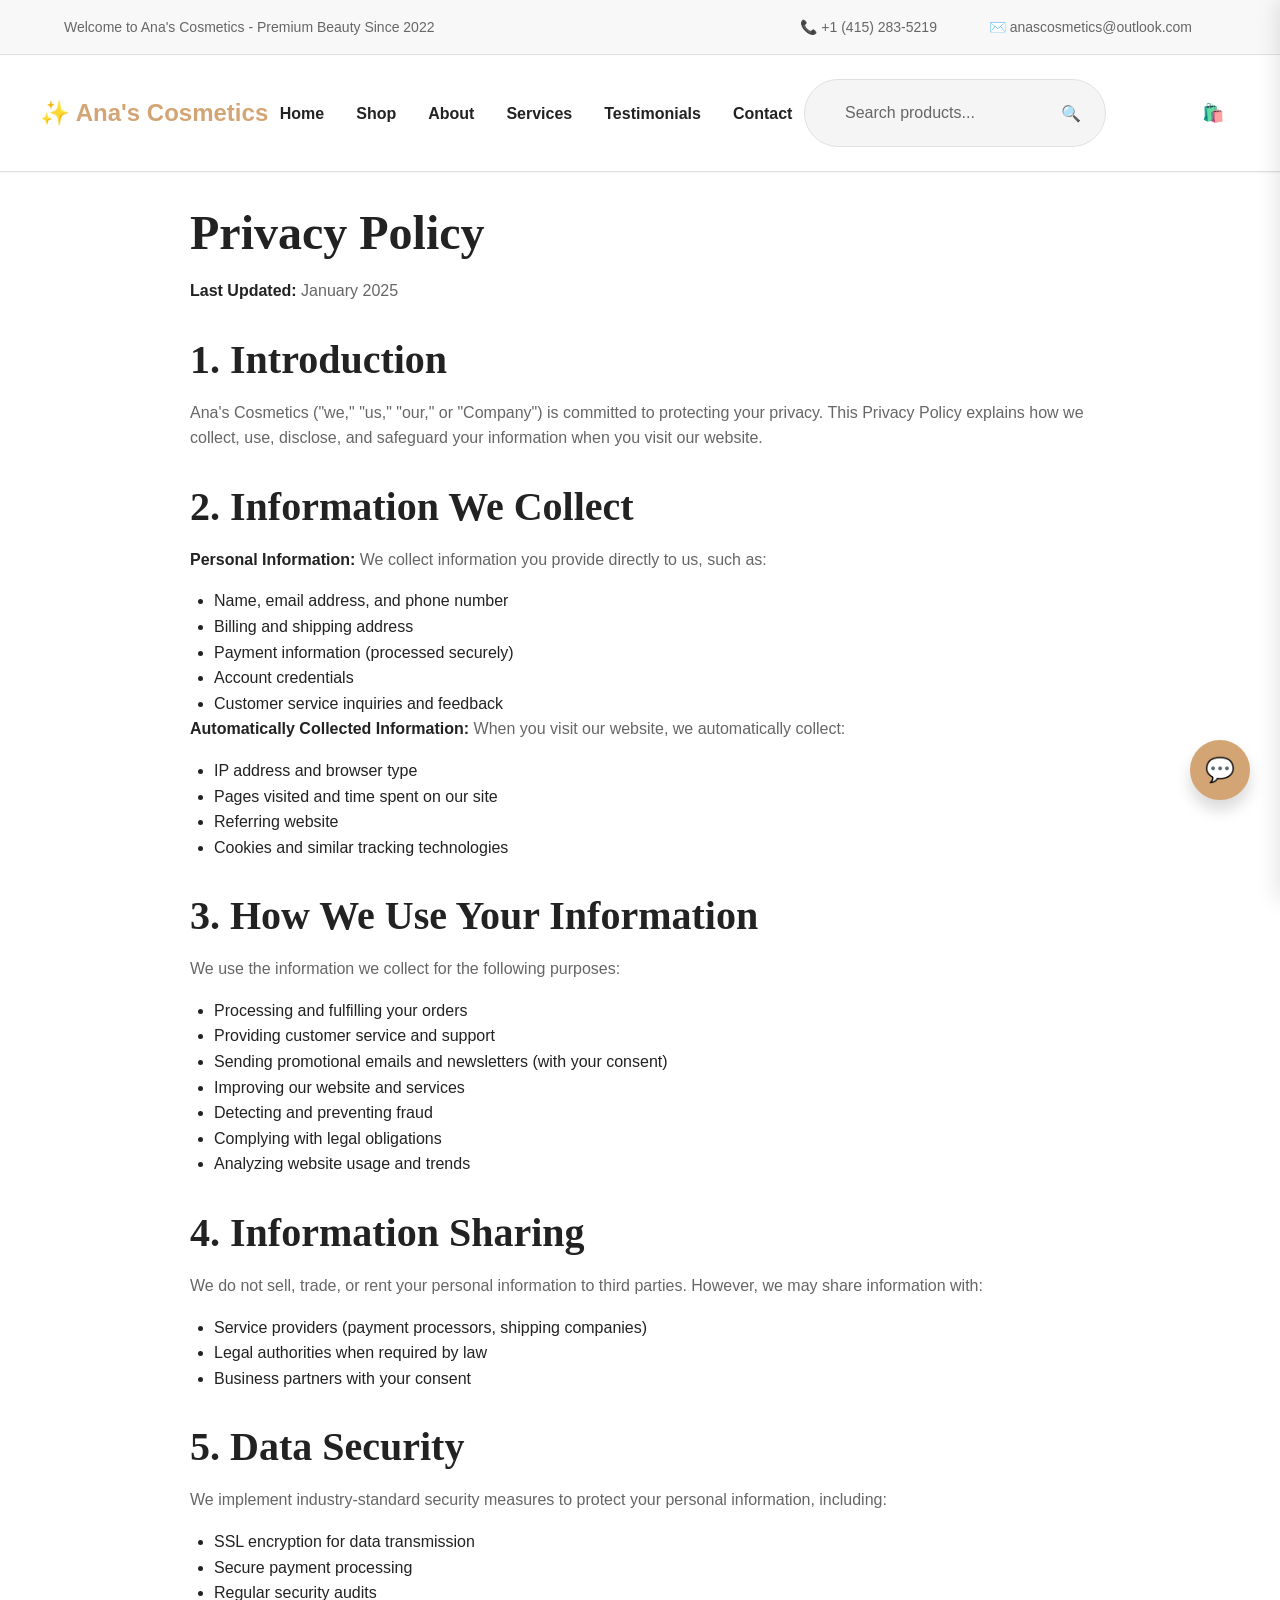
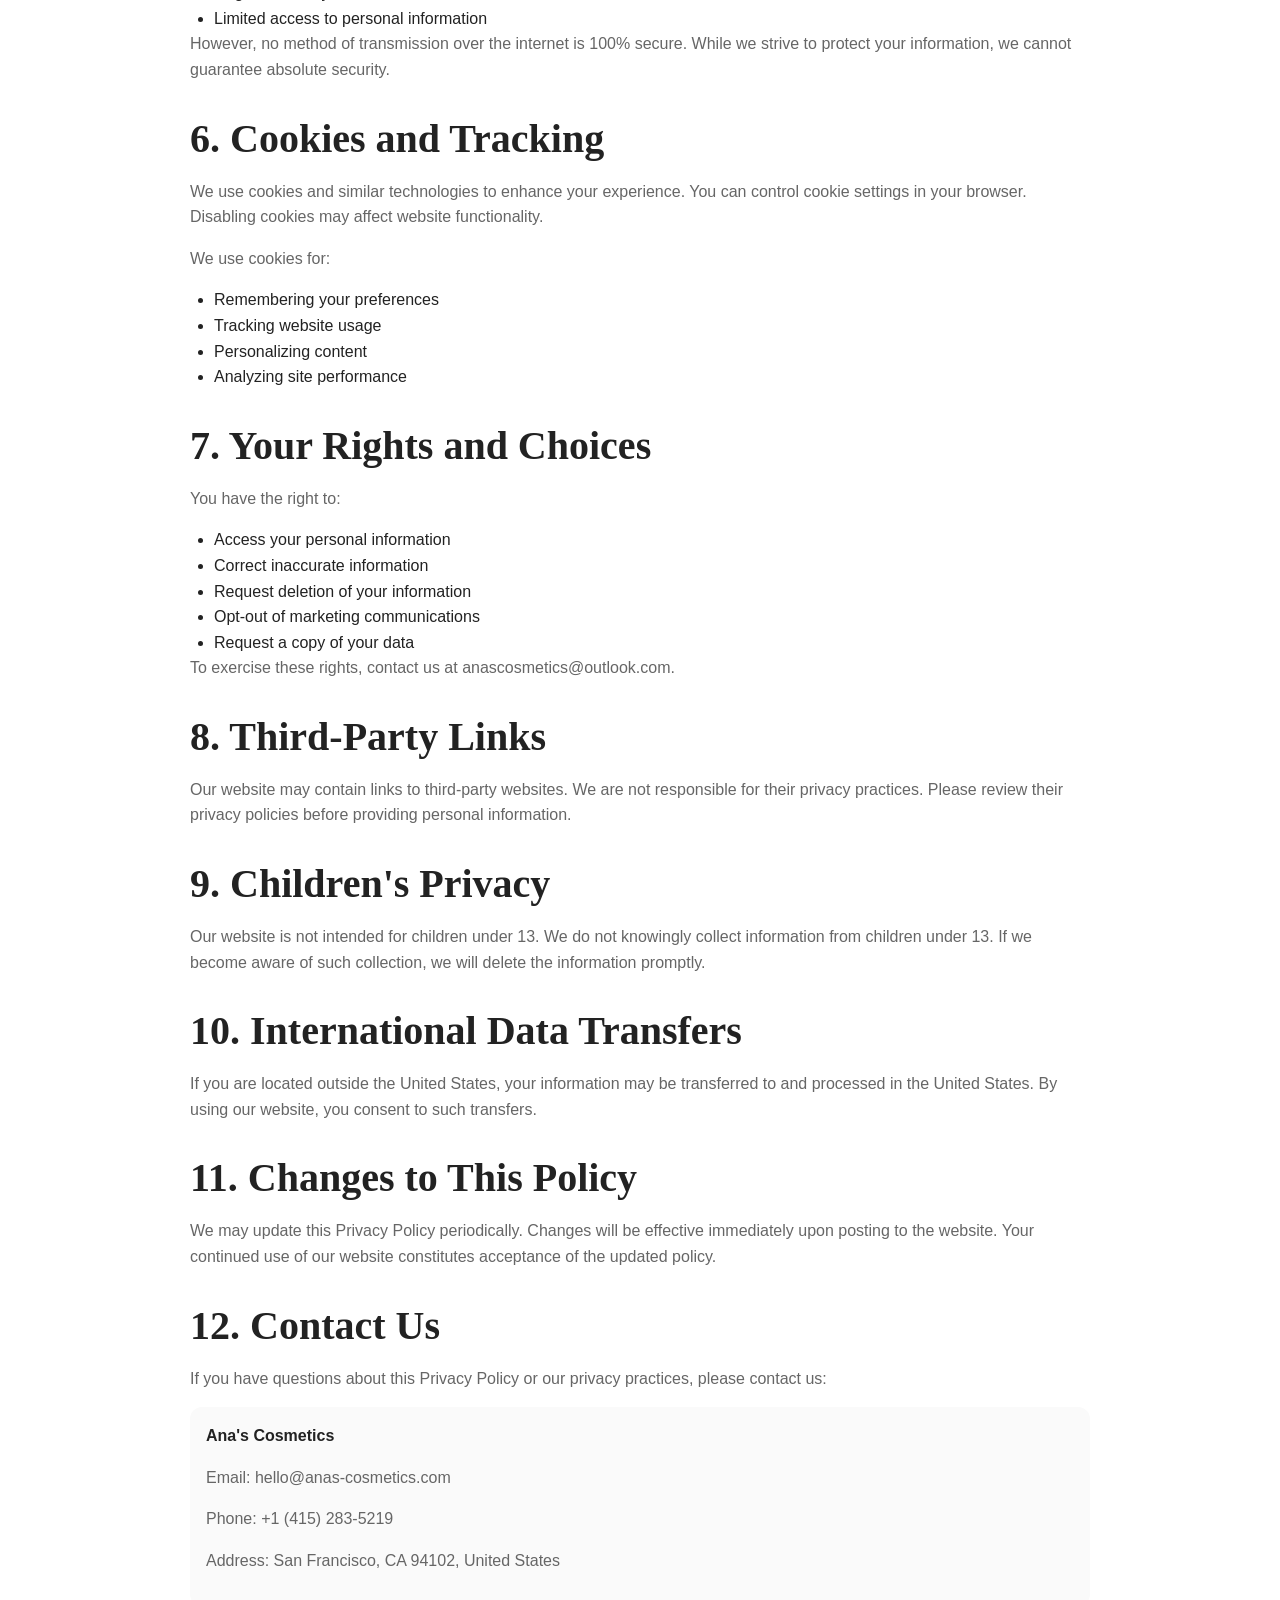
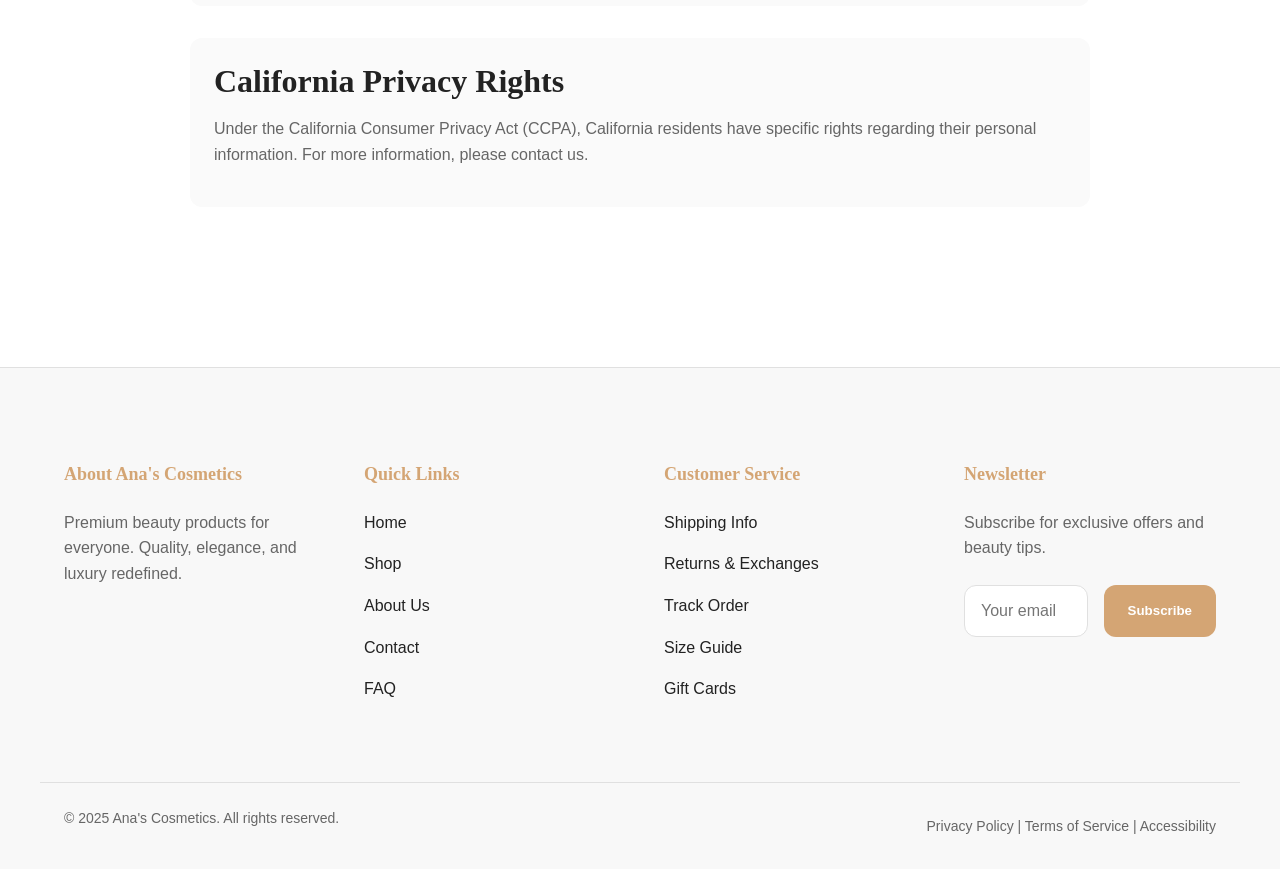
<file: privacy.html>
<!DOCTYPE html>
<html lang="en" data-theme="light">
<head>
  <meta charset="UTF-8">
  <meta name="viewport" content="width=device-width, initial-scale=1.0">
  <meta name="description" content="Privacy Policy - Ana's Cosmetics. Learn how we collect, use, and protect your personal information.">
  <meta name="robots" content="index, follow">
  <link rel="canonical" href="https://anas-cosmetics.com/privacy.html">
  <meta property="og:title" content="Privacy Policy - Ana's Cosmetics">
  <meta property="og:type" content="website">

  <title>Privacy Policy - Ana's Cosmetics</title>
  <link rel="icon" type="image/x-icon" href="favicon.ico">
  <link rel="stylesheet" href="styles.css">
  <link rel="stylesheet" href="components.css">
</head>
<body>
  <!-- Header -->
  <header>
    <div class="header-top">
      <div class="container flex-between">
        <span>Welcome to Ana's Cosmetics - Premium Beauty Since 2022</span>
        <div>
          <a href="tel:+14152835219">📞 +1 (415) 283-5219</a>
          <a href="mailto:anascosmetics@outlook.com">✉️ anascosmetics@outlook.com</a>
        </div>
      </div>
    </div>

    <div class="header-main container">
      <a href="index.html" class="logo">
        ✨ Ana's Cosmetics
      </a>

      <nav class="nav-primary">
        <a href="index.html">Home</a>
        <a href="shop.html">Shop</a>
        <a href="about.html">About</a>
        <a href="services.html">Services</a>
        <a href="testimonials.html">Testimonials</a>
        <a href="contact.html">Contact</a>
      </nav>

      <div class="header-actions">
        <div class="search-box">
          <input type="text" id="search-input" placeholder="Search products...">
          <span>🔍</span>
        </div>
        
        <button id="theme-toggle" class="icon-btn" title="Toggle theme">
          🌙
        </button>

        <button id="cart-btn" class="icon-btn" title="Shopping cart">
          🛍️
          <span id="cart-count"></span>
        </button>

        <button id="mobile-menu-btn" class="mobile-menu-btn">☰</button>
      </div>
    </div>
  </header>

  <!-- Main Content -->
  <main class="container" style="padding: 2rem 0; max-width: 900px;">
    <h1>Privacy Policy</h1>
    <p style="color: var(--neutral-gray); margin-bottom: 2rem;"><strong>Last Updated:</strong> January 2025</p>

    <section style="margin-bottom: 2rem;">
      <h2>1. Introduction</h2>
      <p>Ana's Cosmetics ("we," "us," "our," or "Company") is committed to protecting your privacy. This Privacy Policy explains how we collect, use, disclose, and safeguard your information when you visit our website.</p>
    </section>

    <section style="margin-bottom: 2rem;">
      <h2>2. Information We Collect</h2>
      <p><strong>Personal Information:</strong> We collect information you provide directly to us, such as:</p>
      <ul style="margin-left: 1.5rem;">
        <li>Name, email address, and phone number</li>
        <li>Billing and shipping address</li>
        <li>Payment information (processed securely)</li>
        <li>Account credentials</li>
        <li>Customer service inquiries and feedback</li>
      </ul>
      <p><strong>Automatically Collected Information:</strong> When you visit our website, we automatically collect:</p>
      <ul style="margin-left: 1.5rem;">
        <li>IP address and browser type</li>
        <li>Pages visited and time spent on our site</li>
        <li>Referring website</li>
        <li>Cookies and similar tracking technologies</li>
      </ul>
    </section>

    <section style="margin-bottom: 2rem;">
      <h2>3. How We Use Your Information</h2>
      <p>We use the information we collect for the following purposes:</p>
      <ul style="margin-left: 1.5rem;">
        <li>Processing and fulfilling your orders</li>
        <li>Providing customer service and support</li>
        <li>Sending promotional emails and newsletters (with your consent)</li>
        <li>Improving our website and services</li>
        <li>Detecting and preventing fraud</li>
        <li>Complying with legal obligations</li>
        <li>Analyzing website usage and trends</li>
      </ul>
    </section>

    <section style="margin-bottom: 2rem;">
      <h2>4. Information Sharing</h2>
      <p>We do not sell, trade, or rent your personal information to third parties. However, we may share information with:</p>
      <ul style="margin-left: 1.5rem;">
        <li>Service providers (payment processors, shipping companies)</li>
        <li>Legal authorities when required by law</li>
        <li>Business partners with your consent</li>
      </ul>
    </section>

    <section style="margin-bottom: 2rem;">
      <h2>5. Data Security</h2>
      <p>We implement industry-standard security measures to protect your personal information, including:</p>
      <ul style="margin-left: 1.5rem;">
        <li>SSL encryption for data transmission</li>
        <li>Secure payment processing</li>
        <li>Regular security audits</li>
        <li>Limited access to personal information</li>
      </ul>
      <p>However, no method of transmission over the internet is 100% secure. While we strive to protect your information, we cannot guarantee absolute security.</p>
    </section>

    <section style="margin-bottom: 2rem;">
      <h2>6. Cookies and Tracking</h2>
      <p>We use cookies and similar technologies to enhance your experience. You can control cookie settings in your browser. Disabling cookies may affect website functionality.</p>
      <p>We use cookies for:</p>
      <ul style="margin-left: 1.5rem;">
        <li>Remembering your preferences</li>
        <li>Tracking website usage</li>
        <li>Personalizing content</li>
        <li>Analyzing site performance</li>
      </ul>
    </section>

    <section style="margin-bottom: 2rem;">
      <h2>7. Your Rights and Choices</h2>
      <p>You have the right to:</p>
      <ul style="margin-left: 1.5rem;">
        <li>Access your personal information</li>
        <li>Correct inaccurate information</li>
        <li>Request deletion of your information</li>
        <li>Opt-out of marketing communications</li>
        <li>Request a copy of your data</li>
      </ul>
      <p>To exercise these rights, contact us at anascosmetics@outlook.com.</p>
    </section>

    <section style="margin-bottom: 2rem;">
      <h2>8. Third-Party Links</h2>
      <p>Our website may contain links to third-party websites. We are not responsible for their privacy practices. Please review their privacy policies before providing personal information.</p>
    </section>

    <section style="margin-bottom: 2rem;">
      <h2>9. Children's Privacy</h2>
      <p>Our website is not intended for children under 13. We do not knowingly collect information from children under 13. If we become aware of such collection, we will delete the information promptly.</p>
    </section>

    <section style="margin-bottom: 2rem;">
      <h2>10. International Data Transfers</h2>
      <p>If you are located outside the United States, your information may be transferred to and processed in the United States. By using our website, you consent to such transfers.</p>
    </section>

    <section style="margin-bottom: 2rem;">
      <h2>11. Changes to This Policy</h2>
      <p>We may update this Privacy Policy periodically. Changes will be effective immediately upon posting to the website. Your continued use of our website constitutes acceptance of the updated policy.</p>
    </section>

    <section style="margin-bottom: 2rem;">
      <h2>12. Contact Us</h2>
      <p>If you have questions about this Privacy Policy or our privacy practices, please contact us:</p>
      <div style="padding: 1rem; background-color: var(--secondary-cream); border-radius: 0.75rem; margin-top: 1rem;">
        <p><strong>Ana's Cosmetics</strong></p>
        <p>Email: hello@anas-cosmetics.com</p>
        <p>Phone: +1 (415) 283-5219</p>
        <p>Address: San Francisco, CA 94102, United States</p>
      </div>
    </section>

    <section style="padding: 1.5rem; background-color: var(--secondary-cream); border-radius: 0.75rem; margin-bottom: 2rem;">
      <h3 style="margin-top: 0;">California Privacy Rights</h3>
      <p>Under the California Consumer Privacy Act (CCPA), California residents have specific rights regarding their personal information. For more information, please contact us.</p>
    </section>
  </main>

  <!-- Footer -->
  <footer>
    <div class="container footer-content">
      <div class="footer-section">
        <h3>About Ana's Cosmetics</h3>
        <p>Premium beauty products for everyone. Quality, elegance, and luxury redefined.</p>
      </div>

      <div class="footer-section">
        <h3>Quick Links</h3>
        <ul>
          <li><a href="index.html">Home</a></li>
          <li><a href="shop.html">Shop</a></li>
          <li><a href="about.html">About Us</a></li>
          <li><a href="contact.html">Contact</a></li>
          <li><a href="faq.html">FAQ</a></li>
        </ul>
      </div>

      <div class="footer-section">
        <h3>Customer Service</h3>
        <ul>
          <li><a href="#">Shipping Info</a></li>
          <li><a href="#">Returns & Exchanges</a></li>
          <li><a href="#">Track Order</a></li>
          <li><a href="#">Size Guide</a></li>
          <li><a href="#">Gift Cards</a></li>
        </ul>
      </div>

      <div class="footer-section">
        <h3>Newsletter</h3>
        <p>Subscribe for exclusive offers and beauty tips.</p>
        <div class="footer-newsletter">
          <input type="email" placeholder="Your email">
          <button>Subscribe</button>
        </div>
      </div>
    </div>

    <div class="container footer-bottom">
      <p>&copy; 2025 Ana's Cosmetics. All rights reserved.</p>
      <div>
        <a href="privacy.html">Privacy Policy</a> | 
        <a href="#">Terms of Service</a> | 
        <a href="#">Accessibility</a>
      </div>
    </div>
  </footer>

  <!-- Cart Sidebar -->
  <div id="cart-sidebar" class="cart-sidebar">
    <div class="cart-header">
      <h3>Shopping Cart</h3>
      <button class="cart-close">✕</button>
    </div>
    <div id="cart-items" class="cart-items">
      <p style="text-align: center; color: var(--neutral-gray);">Your cart is empty</p>
    </div>
    <div class="cart-footer">
      <div class="cart-summary"></div>
      <button id="checkout-btn" class="btn btn-primary btn-block" style="margin-top: 1rem;">Proceed to Checkout</button>
      <button class="btn btn-ghost btn-block" onclick="document.getElementById('cart-sidebar').classList.remove('active')">Continue Shopping</button>
    </div>
  </div>

  <!-- Quick View Modal -->
  <div id="quick-view-modal" class="modal"></div>

  <!-- Scripts -->
  <script src="utils.js"></script>
  <script src="products.js"></script>
  <script src="main.js"></script>
</body>
</html>
</file>
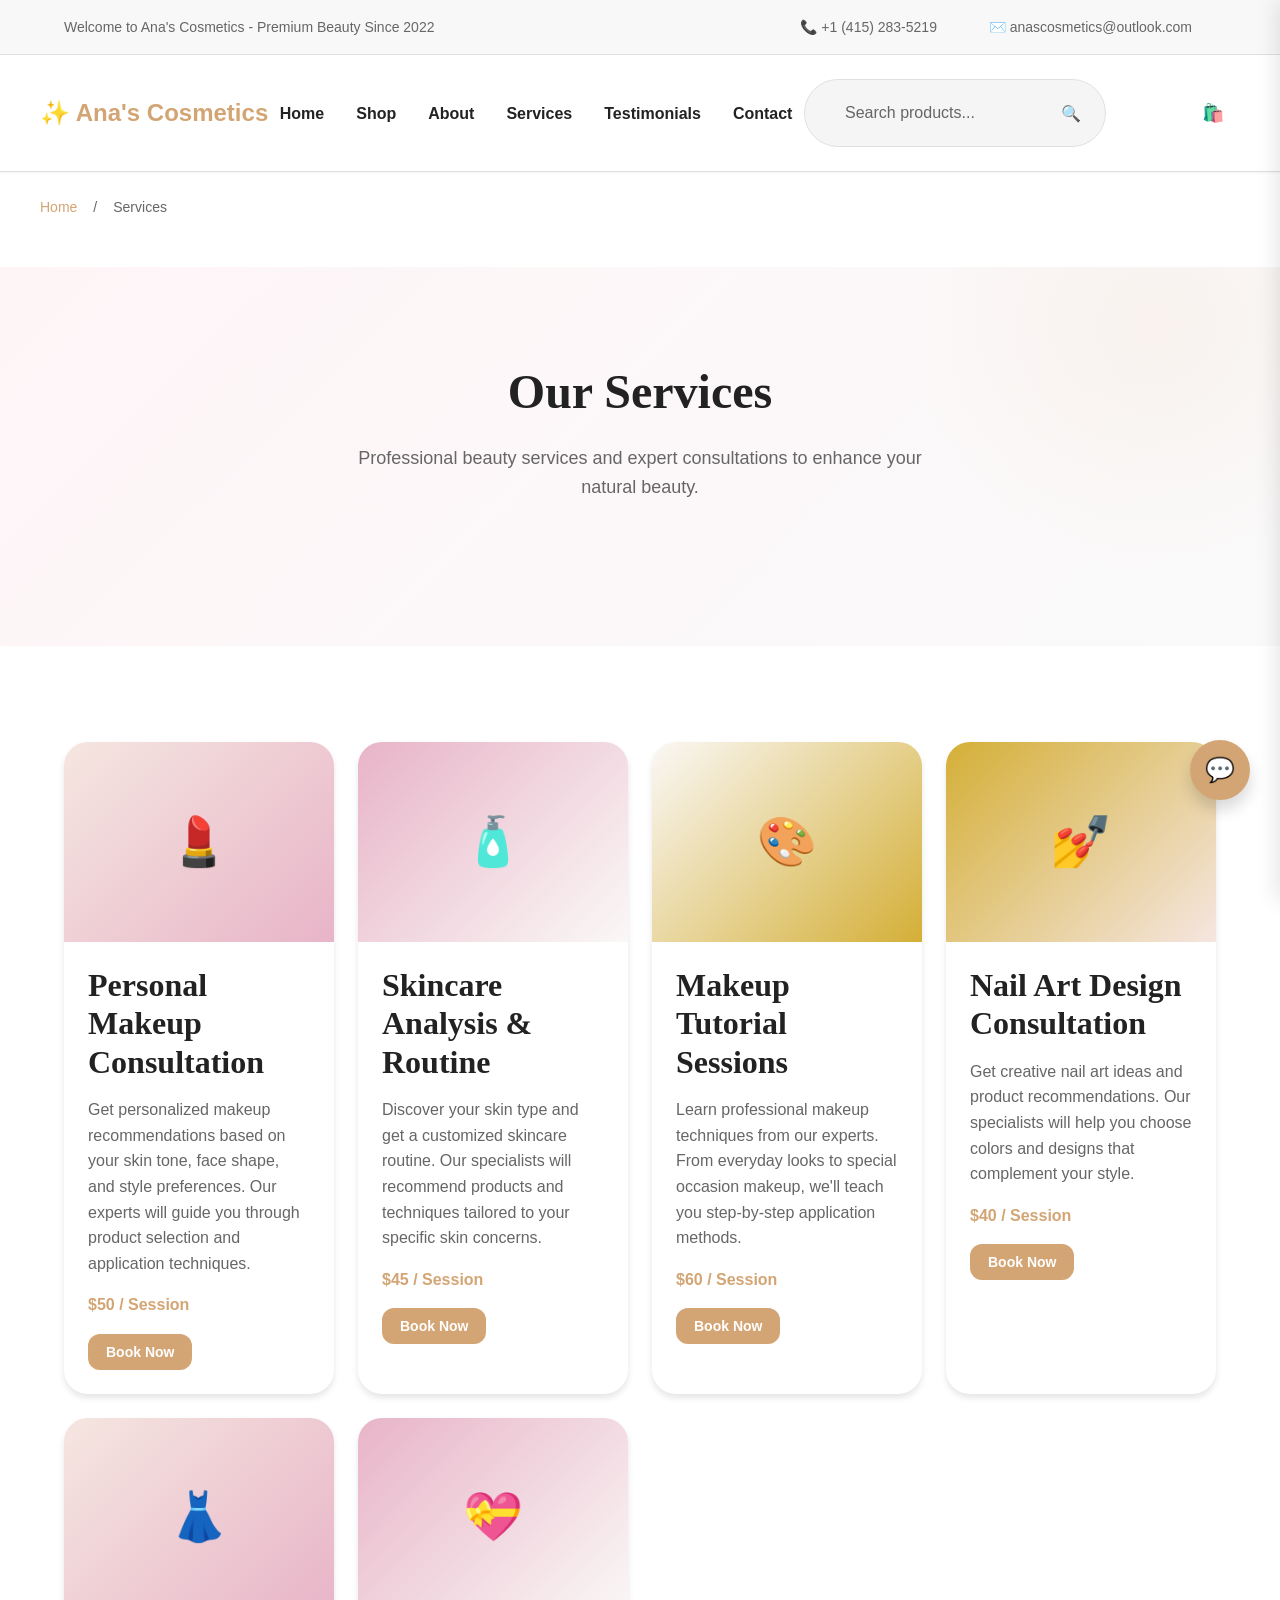
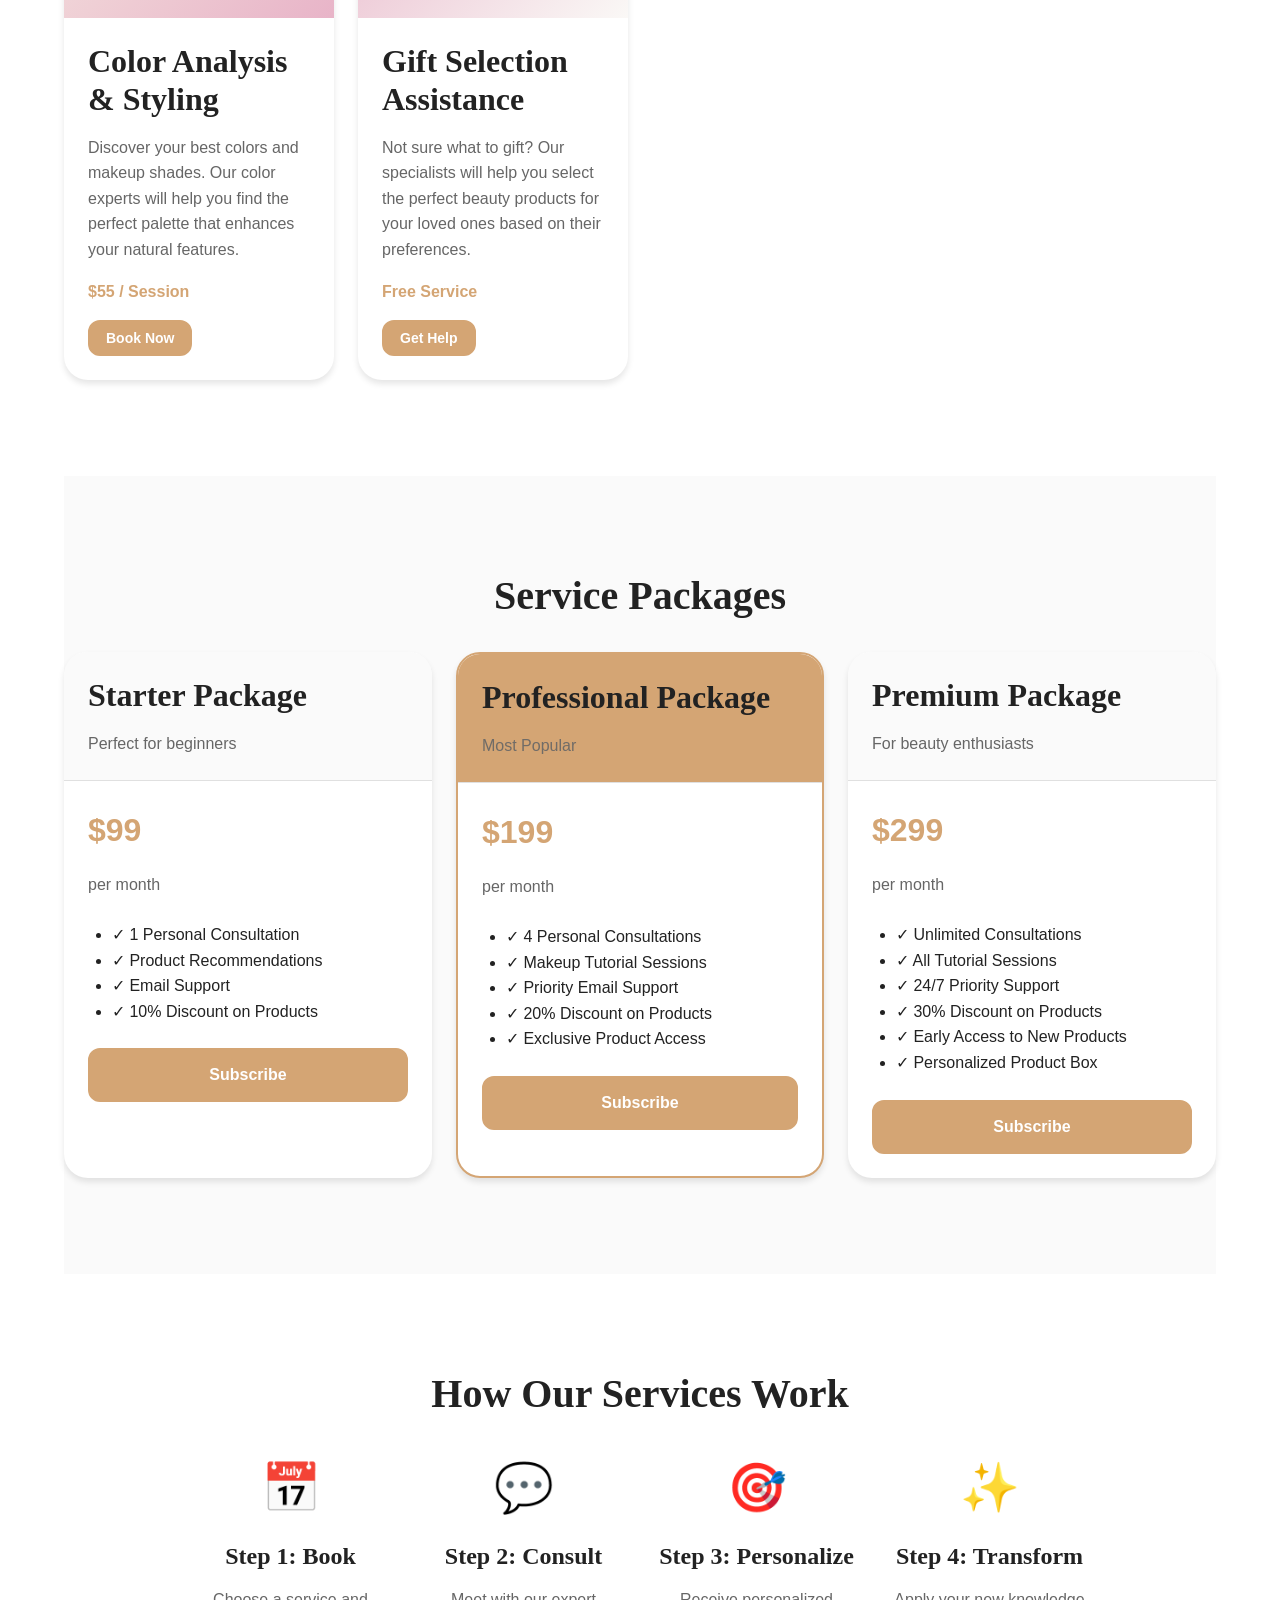
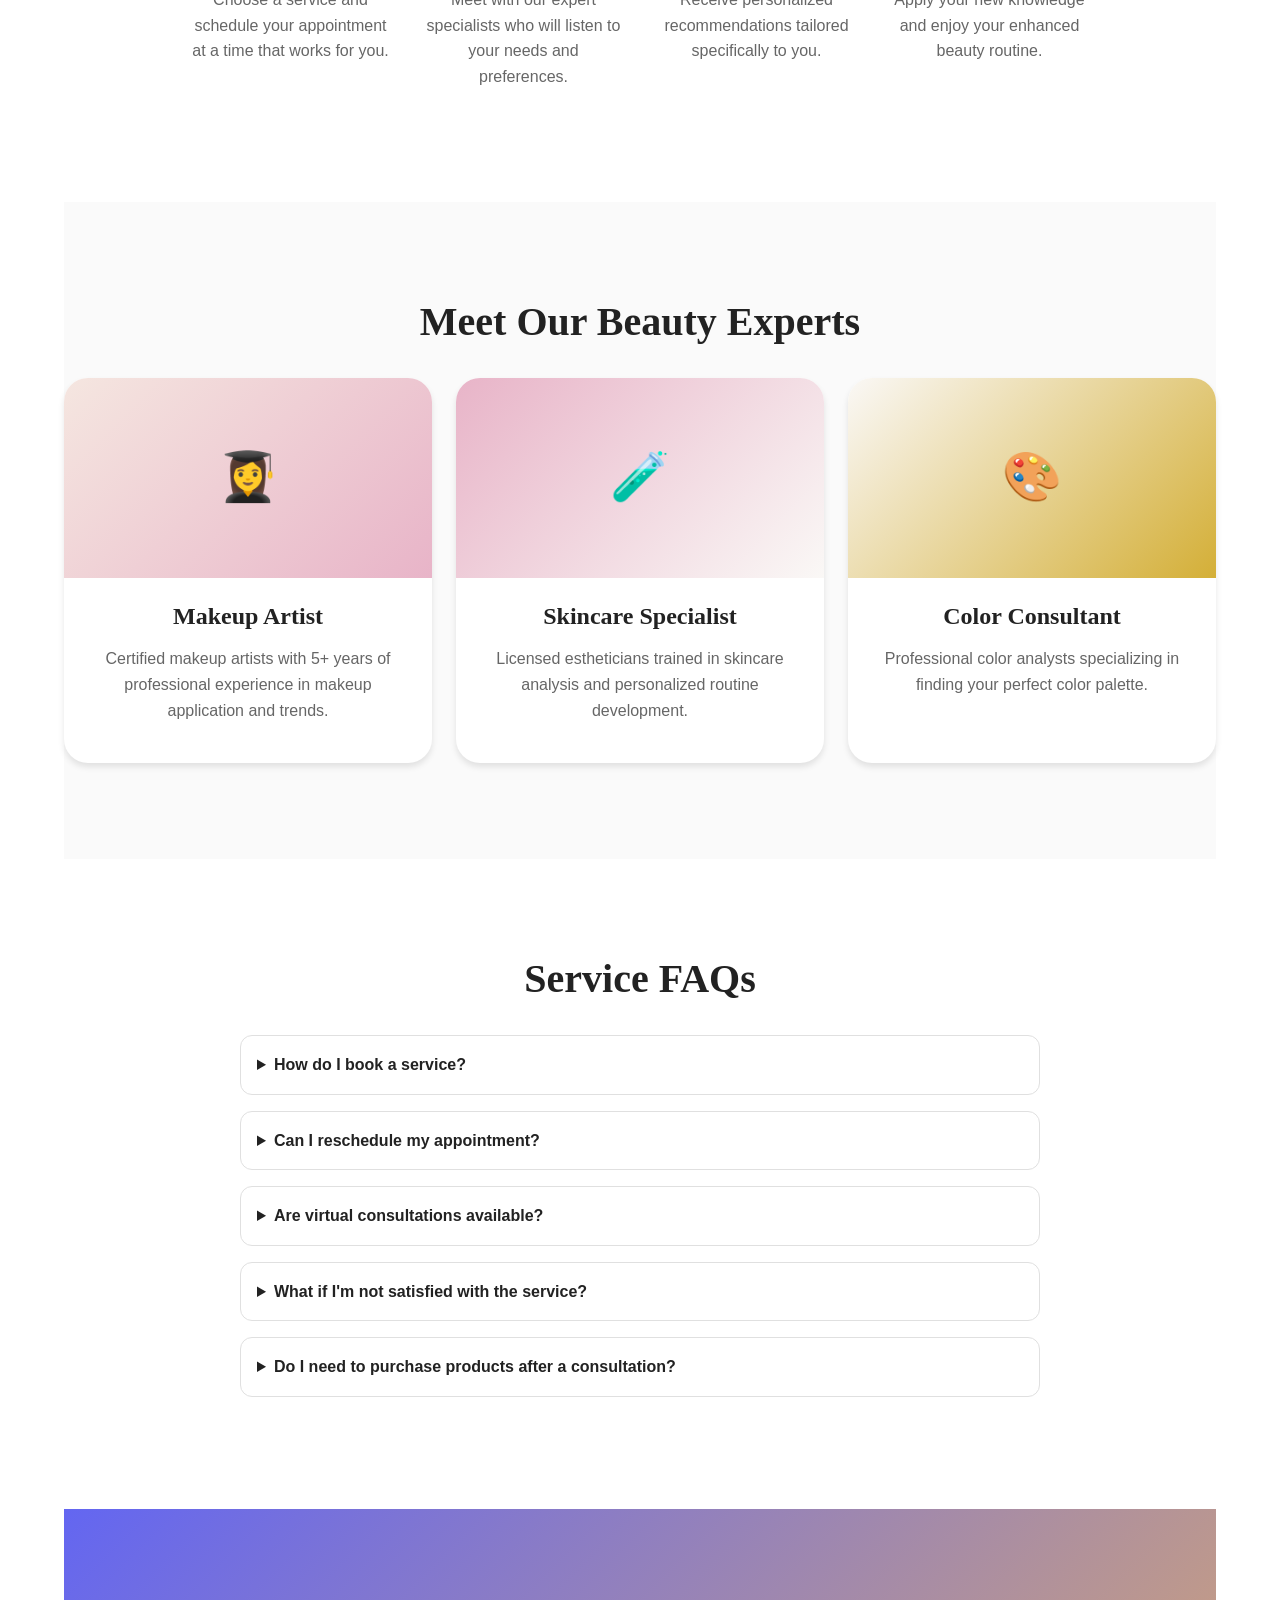
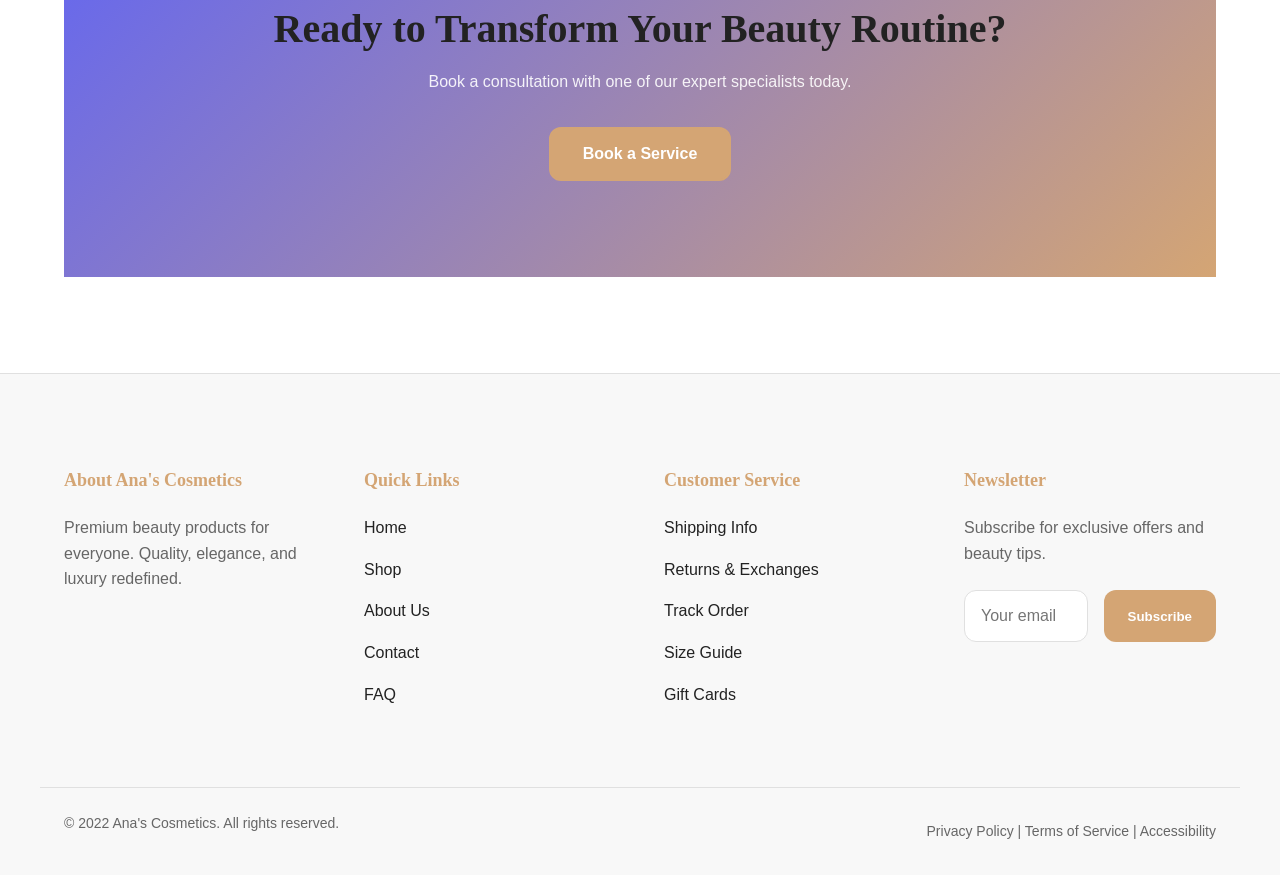
<file: services.html>
<!DOCTYPE html>
<html lang="en" data-theme="light">
<head>
  <meta charset="UTF-8">
  <meta name="viewport" content="width=device-width, initial-scale=1.0">
  <meta name="description" content="Ana's Cosmetics Services - Beauty consultations, makeup tutorials, skincare advice, and more.">
  <meta name="robots" content="index, follow">
  <link rel="canonical" href="https://anas-cosmetics.com/services.html">
  <meta property="og:title" content="Services - Ana's Cosmetics">
  <meta property="og:description" content="Explore our professional beauty services and consultations.">
  <meta property="og:type" content="website">

  <title>Services - Ana's Cosmetics</title>
  <link rel="icon" type="image/x-icon" href="favicon.ico">
  <link rel="stylesheet" href="styles.css">
  <link rel="stylesheet" href="components.css">
</head>
<body>
  <!-- Header -->
  <header>
    <div class="header-top">
      <div class="container flex-between">
        <span>Welcome to Ana's Cosmetics - Premium Beauty Since 2022</span>
        <div>
          <a href="tel:+14152835219">📞 +1 (415) 283-5219</a>
          <a href="mailto:anascosmetics@outlook.com">✉️ anascosmetics@outlook.com</a>
        </div>
      </div>
    </div>

    <div class="header-main container">
      <a href="index.html" class="logo">
        ✨ Ana's Cosmetics
      </a>

      <nav class="nav-primary">
        <a href="index.html">Home</a>
        <a href="shop.html">Shop</a>
        <a href="about.html">About</a>
        <a href="services.html">Services</a>
        <a href="testimonials.html">Testimonials</a>
        <a href="contact.html">Contact</a>
      </nav>

      <div class="header-actions">
        <div class="search-box">
          <input type="text" id="search-input" placeholder="Search products...">
          <span>🔍</span>
        </div>
        
        <button id="theme-toggle" class="icon-btn" title="Toggle theme">
          🌙
        </button>

        <button id="cart-btn" class="icon-btn" title="Shopping cart">
          🛍️
          <span id="cart-count"></span>
        </button>

        <button id="mobile-menu-btn" class="mobile-menu-btn">☰</button>
      </div>
    </div>
  </header>

  <!-- Breadcrumb -->
  <div class="container" style="padding: 1.5rem 0;">
    <div class="breadcrumb">
      <a href="index.html">Home</a>
      <span>/</span>
      <span>Services</span>
    </div>
  </div>

  <!-- Hero Section -->
  <section class="hero">
    <div class="container hero-content">
      <h1>Our Services</h1>
      <p>Professional beauty services and expert consultations to enhance your natural beauty.</p>
    </div>
  </section>

  <!-- Main Content -->
  <main class="container">
    <!-- Services Grid -->
    <section class="section">
      <div class="grid grid-3">
        <!-- Service 1 -->
        <div class="card">
          <div style="height: 200px; background: linear-gradient(135deg, #f5e6e0 0%, #e8b4c8 100%); display: flex; align-items: center; justify-content: center; font-size: 3rem;">
            💄
          </div>
          <div class="card-body">
            <h3>Personal Makeup Consultation</h3>
            <p>Get personalized makeup recommendations based on your skin tone, face shape, and style preferences. Our experts will guide you through product selection and application techniques.</p>
            <div style="margin-top: 1rem;">
              <p style="color: var(--accent-gold); font-weight: 600;">$50 / Session</p>
              <button class="btn btn-primary btn-sm">Book Now</button>
            </div>
          </div>
        </div>

        <!-- Service 2 -->
        <div class="card">
          <div style="height: 200px; background: linear-gradient(135deg, #e8b4c8 0%, #faf8f6 100%); display: flex; align-items: center; justify-content: center; font-size: 3rem;">
            🧴
          </div>
          <div class="card-body">
            <h3>Skincare Analysis & Routine</h3>
            <p>Discover your skin type and get a customized skincare routine. Our specialists will recommend products and techniques tailored to your specific skin concerns.</p>
            <div style="margin-top: 1rem;">
              <p style="color: var(--accent-gold); font-weight: 600;">$45 / Session</p>
              <button class="btn btn-primary btn-sm">Book Now</button>
            </div>
          </div>
        </div>

        <!-- Service 3 -->
        <div class="card">
          <div style="height: 200px; background: linear-gradient(135deg, #faf8f6 0%, #d4af37 100%); display: flex; align-items: center; justify-content: center; font-size: 3rem;">
            🎨
          </div>
          <div class="card-body">
            <h3>Makeup Tutorial Sessions</h3>
            <p>Learn professional makeup techniques from our experts. From everyday looks to special occasion makeup, we'll teach you step-by-step application methods.</p>
            <div style="margin-top: 1rem;">
              <p style="color: var(--accent-gold); font-weight: 600;">$60 / Session</p>
              <button class="btn btn-primary btn-sm">Book Now</button>
            </div>
          </div>
        </div>

        <!-- Service 4 -->
        <div class="card">
          <div style="height: 200px; background: linear-gradient(135deg, #d4af37 0%, #f5e6e0 100%); display: flex; align-items: center; justify-content: center; font-size: 3rem;">
            💅
          </div>
          <div class="card-body">
            <h3>Nail Art Design Consultation</h3>
            <p>Get creative nail art ideas and product recommendations. Our specialists will help you choose colors and designs that complement your style.</p>
            <div style="margin-top: 1rem;">
              <p style="color: var(--accent-gold); font-weight: 600;">$40 / Session</p>
              <button class="btn btn-primary btn-sm">Book Now</button>
            </div>
          </div>
        </div>

        <!-- Service 5 -->
        <div class="card">
          <div style="height: 200px; background: linear-gradient(135deg, #f5e6e0 0%, #e8b4c8 100%); display: flex; align-items: center; justify-content: center; font-size: 3rem;">
            👗
          </div>
          <div class="card-body">
            <h3>Color Analysis & Styling</h3>
            <p>Discover your best colors and makeup shades. Our color experts will help you find the perfect palette that enhances your natural features.</p>
            <div style="margin-top: 1rem;">
              <p style="color: var(--accent-gold); font-weight: 600;">$55 / Session</p>
              <button class="btn btn-primary btn-sm">Book Now</button>
            </div>
          </div>
        </div>

        <!-- Service 6 -->
        <div class="card">
          <div style="height: 200px; background: linear-gradient(135deg, #e8b4c8 0%, #faf8f6 100%); display: flex; align-items: center; justify-content: center; font-size: 3rem;">
            💝
          </div>
          <div class="card-body">
            <h3>Gift Selection Assistance</h3>
            <p>Not sure what to gift? Our specialists will help you select the perfect beauty products for your loved ones based on their preferences.</p>
            <div style="margin-top: 1rem;">
              <p style="color: var(--accent-gold); font-weight: 600;">Free Service</p>
              <button class="btn btn-primary btn-sm">Get Help</button>
            </div>
          </div>
        </div>
      </div>
    </section>

    <!-- Service Packages -->
    <section class="section" style="background-color: var(--secondary-cream);">
      <h2 class="text-center mb-4">Service Packages</h2>
      <div class="grid grid-3">
        <!-- Starter Package -->
        <div class="card">
          <div class="card-header">
            <h3>Starter Package</h3>
            <p style="color: var(--neutral-gray); margin: 0;">Perfect for beginners</p>
          </div>
          <div class="card-body">
            <div style="margin-bottom: 1.5rem;">
              <p style="font-size: 2rem; font-weight: 700; color: var(--accent-gold);">$99</p>
              <p style="color: var(--neutral-gray);">per month</p>
            </div>
            <ul style="margin-left: 1.5rem; margin-bottom: 1.5rem;">
              <li>✓ 1 Personal Consultation</li>
              <li>✓ Product Recommendations</li>
              <li>✓ Email Support</li>
              <li>✓ 10% Discount on Products</li>
            </ul>
            <button class="btn btn-primary btn-block">Subscribe</button>
          </div>
        </div>

        <!-- Professional Package -->
        <div class="card" style="border: 2px solid var(--accent-gold);">
          <div class="card-header" style="background-color: var(--accent-gold); color: white;">
            <h3>Professional Package</h3>
            <p style="margin: 0; opacity: 0.9;">Most Popular</p>
          </div>
          <div class="card-body">
            <div style="margin-bottom: 1.5rem;">
              <p style="font-size: 2rem; font-weight: 700; color: var(--accent-gold);">$199</p>
              <p style="color: var(--neutral-gray);">per month</p>
            </div>
            <ul style="margin-left: 1.5rem; margin-bottom: 1.5rem;">
              <li>✓ 4 Personal Consultations</li>
              <li>✓ Makeup Tutorial Sessions</li>
              <li>✓ Priority Email Support</li>
              <li>✓ 20% Discount on Products</li>
              <li>✓ Exclusive Product Access</li>
            </ul>
            <button class="btn btn-primary btn-block">Subscribe</button>
          </div>
        </div>

        <!-- Premium Package -->
        <div class="card">
          <div class="card-header">
            <h3>Premium Package</h3>
            <p style="color: var(--neutral-gray); margin: 0;">For beauty enthusiasts</p>
          </div>
          <div class="card-body">
            <div style="margin-bottom: 1.5rem;">
              <p style="font-size: 2rem; font-weight: 700; color: var(--accent-gold);">$299</p>
              <p style="color: var(--neutral-gray);">per month</p>
            </div>
            <ul style="margin-left: 1.5rem; margin-bottom: 1.5rem;">
              <li>✓ Unlimited Consultations</li>
              <li>✓ All Tutorial Sessions</li>
              <li>✓ 24/7 Priority Support</li>
              <li>✓ 30% Discount on Products</li>
              <li>✓ Early Access to New Products</li>
              <li>✓ Personalized Product Box</li>
            </ul>
            <button class="btn btn-primary btn-block">Subscribe</button>
          </div>
        </div>
      </div>
    </section>

    <!-- How It Works -->
    <section class="section">
      <h2 class="text-center mb-4">How Our Services Work</h2>
      <div style="max-width: 900px; margin: 0 auto;">
        <div style="display: grid; grid-template-columns: repeat(auto-fit, minmax(200px, 1fr)); gap: 2rem;">
          <div class="text-center">
            <div style="font-size: 3rem; margin-bottom: 1rem;">📅</div>
            <h4>Step 1: Book</h4>
            <p>Choose a service and schedule your appointment at a time that works for you.</p>
          </div>

          <div class="text-center">
            <div style="font-size: 3rem; margin-bottom: 1rem;">💬</div>
            <h4>Step 2: Consult</h4>
            <p>Meet with our expert specialists who will listen to your needs and preferences.</p>
          </div>

          <div class="text-center">
            <div style="font-size: 3rem; margin-bottom: 1rem;">🎯</div>
            <h4>Step 3: Personalize</h4>
            <p>Receive personalized recommendations tailored specifically to you.</p>
          </div>

          <div class="text-center">
            <div style="font-size: 3rem; margin-bottom: 1rem;">✨</div>
            <h4>Step 4: Transform</h4>
            <p>Apply your new knowledge and enjoy your enhanced beauty routine.</p>
          </div>
        </div>
      </div>
    </section>

    <!-- Expert Team -->
    <section class="section" style="background-color: var(--secondary-cream);">
      <h2 class="text-center mb-4">Meet Our Beauty Experts</h2>
      <div class="grid grid-3">
        <div class="card text-center">
          <div style="height: 200px; background: linear-gradient(135deg, #f5e6e0 0%, #e8b4c8 100%); display: flex; align-items: center; justify-content: center; font-size: 3rem;">
            👩‍🎓
          </div>
          <div class="card-body">
            <h4>Makeup Artist</h4>
            <p>Certified makeup artists with 5+ years of professional experience in makeup application and trends.</p>
          </div>
        </div>

        <div class="card text-center">
          <div style="height: 200px; background: linear-gradient(135deg, #e8b4c8 0%, #faf8f6 100%); display: flex; align-items: center; justify-content: center; font-size: 3rem;">
            🧪
          </div>
          <div class="card-body">
            <h4>Skincare Specialist</h4>
            <p>Licensed estheticians trained in skincare analysis and personalized routine development.</p>
          </div>
        </div>

        <div class="card text-center">
          <div style="height: 200px; background: linear-gradient(135deg, #faf8f6 0%, #d4af37 100%); display: flex; align-items: center; justify-content: center; font-size: 3rem;">
            🎨
          </div>
          <div class="card-body">
            <h4>Color Consultant</h4>
            <p>Professional color analysts specializing in finding your perfect color palette.</p>
          </div>
        </div>
      </div>
    </section>

    <!-- FAQ -->
    <section class="section">
      <h2 class="text-center mb-4">Service FAQs</h2>
      <div style="max-width: 800px; margin: 0 auto;">
        <details style="margin-bottom: 1rem; padding: 1rem; border: 1px solid var(--neutral-border); border-radius: 0.75rem; cursor: pointer;">
          <summary style="font-weight: 600; color: var(--primary-dark);">How do I book a service?</summary>
          <p style="margin-top: 1rem; color: var(--neutral-gray);">You can book services directly through our website or by contacting us at anascosmetics@outlook.com or +1 (415) 283-5219.</p>
        </details>

        <details style="margin-bottom: 1rem; padding: 1rem; border: 1px solid var(--neutral-border); border-radius: 0.75rem; cursor: pointer;">
          <summary style="font-weight: 600; color: var(--primary-dark);">Can I reschedule my appointment?</summary>
          <p style="margin-top: 1rem; color: var(--neutral-gray);">Yes! You can reschedule up to 24 hours before your appointment without any penalty.</p>
        </details>

        <details style="margin-bottom: 1rem; padding: 1rem; border: 1px solid var(--neutral-border); border-radius: 0.75rem; cursor: pointer;">
          <summary style="font-weight: 600; color: var(--primary-dark);">Are virtual consultations available?</summary>
          <p style="margin-top: 1rem; color: var(--neutral-gray);">Yes! We offer both in-person and virtual consultations. Choose the option that works best for you.</p>
        </details>

        <details style="margin-bottom: 1rem; padding: 1rem; border: 1px solid var(--neutral-border); border-radius: 0.75rem; cursor: pointer;">
          <summary style="font-weight: 600; color: var(--primary-dark);">What if I'm not satisfied with the service?</summary>
          <p style="margin-top: 1rem; color: var(--neutral-gray);">We offer a satisfaction guarantee. If you're not happy with your service, contact us within 7 days for a full refund.</p>
        </details>

        <details style="margin-bottom: 1rem; padding: 1rem; border: 1px solid var(--neutral-border); border-radius: 0.75rem; cursor: pointer;">
          <summary style="font-weight: 600; color: var(--primary-dark);">Do I need to purchase products after a consultation?</summary>
          <p style="margin-top: 1rem; color: var(--neutral-gray);">No! Our consultations are independent. We provide recommendations, but purchasing is entirely optional.</p>
        </details>
      </div>
    </section>

    <!-- CTA Section -->
    <section class="section" style="background: linear-gradient(135deg, var(--secondary-purple) 0%, var(--accent-gold) 100%); color: white;">
      <div class="text-center">
        <h2>Ready to Transform Your Beauty Routine?</h2>
        <p style="color: rgba(255, 255, 255, 0.9); margin-bottom: 2rem;">Book a consultation with one of our expert specialists today.</p>
        <button class="btn btn-primary" onclick="scrollToServices()">Book a Service</button>
      </div>
    </section>
  </main>

  <!-- Footer -->
  <footer>
    <div class="container footer-content">
      <div class="footer-section">
        <h3>About Ana's Cosmetics</h3>
        <p>Premium beauty products for everyone. Quality, elegance, and luxury redefined.</p>
      </div>

      <div class="footer-section">
        <h3>Quick Links</h3>
        <ul>
          <li><a href="index.html">Home</a></li>
          <li><a href="shop.html">Shop</a></li>
          <li><a href="about.html">About Us</a></li>
          <li><a href="contact.html">Contact</a></li>
          <li><a href="faq.html">FAQ</a></li>
        </ul>
      </div>

      <div class="footer-section">
        <h3>Customer Service</h3>
        <ul>
          <li><a href="#">Shipping Info</a></li>
          <li><a href="#">Returns & Exchanges</a></li>
          <li><a href="#">Track Order</a></li>
          <li><a href="#">Size Guide</a></li>
          <li><a href="#">Gift Cards</a></li>
        </ul>
      </div>

      <div class="footer-section">
        <h3>Newsletter</h3>
        <p>Subscribe for exclusive offers and beauty tips.</p>
        <div class="footer-newsletter">
          <input type="email" placeholder="Your email">
          <button>Subscribe</button>
        </div>
      </div>
    </div>

    <div class="container footer-bottom">
      <p>&copy; 2022 Ana's Cosmetics. All rights reserved.</p>
      <div>
        <a href="privacy.html">Privacy Policy</a> | 
        <a href="#">Terms of Service</a> | 
        <a href="#">Accessibility</a>
      </div>
    </div>
  </footer>

  <!-- Cart Sidebar -->
  <div id="cart-sidebar" class="cart-sidebar">
    <div class="cart-header">
      <h3>Shopping Cart</h3>
      <button class="cart-close">✕</button>
    </div>
    <div id="cart-items" class="cart-items">
      <p style="text-align: center; color: var(--neutral-gray);">Your cart is empty</p>
    </div>
    <div class="cart-footer">
      <div class="cart-summary"></div>
      <button id="checkout-btn" class="btn btn-primary btn-block" style="margin-top: 1rem;">Proceed to Checkout</button>
      <button class="btn btn-ghost btn-block" onclick="document.getElementById('cart-sidebar').classList.remove('active')">Continue Shopping</button>
    </div>
  </div>

  <!-- Quick View Modal -->
  <div id="quick-view-modal" class="modal"></div>

  <!-- Scripts -->
  <script src="utils.js"></script>
  <script src="products.js"></script>
  <script src="main.js"></script>

  <script>
    function scrollToServices() {
      window.scrollTo({ top: 0, behavior: 'smooth' });
    }
  </script>
</body>
</html>
</file>
<file: styles.css>
/* ========================================
   ANA'S COSMETICS - GLOBAL STYLES
   Premium Luxury E-commerce Website
   ======================================== */

/* ========================================
   1. CSS VARIABLES & DESIGN SYSTEM
   ======================================== */

:root {
  /* Primary Colors - Premium Light Theme */
  --primary-dark: #222222;
  --primary-light: #ffffff;
  --accent-gold: #d4a574;
  --accent-rose: #e8c1d1;
  --accent-blush: #fef5f7;
  
  /* Secondary Colors */
  --secondary-purple: #6366f1;
  --secondary-sage: #8b9a8e;
  --secondary-cream: #fafafa;
  
  /* Neutral Colors */
  --neutral-dark: #222222;
  --neutral-gray: #666666;
  --neutral-light-gray: #e8e8e8;
  --neutral-border: #e0e0e0;
  
  /* Status Colors */
  --success: #4caf50;
  --warning: #ff9800;
  --error: #f44336;
  --info: #2196f3;
  
  /* Typography */
  --font-primary: 'Segoe UI', Tahoma, Geneva, Verdana, sans-serif;
  --font-secondary: 'Georgia', 'Garamond', serif;
  --font-size-xs: 0.75rem;
  --font-size-sm: 0.875rem;
  --font-size-base: 1rem;
  --font-size-lg: 1.125rem;
  --font-size-xl: 1.25rem;
  --font-size-2xl: 1.5rem;
  --font-size-3xl: 2rem;
  --font-size-4xl: 2.5rem;
  --font-size-5xl: 3rem;
  
  /* Spacing Scale */
  --spacing-xs: 0.25rem;
  --spacing-sm: 0.5rem;
  --spacing-md: 1rem;
  --spacing-lg: 1.5rem;
  --spacing-xl: 2rem;
  --spacing-2xl: 3rem;
  --spacing-3xl: 4rem;
  --spacing-4xl: 6rem;
  
  /* Border Radius */
  --radius-sm: 0.375rem;
  --radius-md: 0.75rem;
  --radius-lg: 1.5rem;
  --radius-xl: 2rem;
  --radius-full: 9999px;
  
  /* Shadows */
  --shadow-sm: 0 1px 2px rgba(0, 0, 0, 0.05);
  --shadow-md: 0 4px 6px rgba(0, 0, 0, 0.1);
  --shadow-lg: 0 10px 15px rgba(0, 0, 0, 0.15);
  --shadow-xl: 0 20px 25px rgba(0, 0, 0, 0.2);
  --shadow-2xl: 0 25px 50px rgba(0, 0, 0, 0.25);
  
  /* Transitions */
  --transition-fast: 150ms ease-in-out;
  --transition-base: 300ms ease-in-out;
  --transition-slow: 500ms ease-in-out;
  
  /* Z-Index Scale */
  --z-dropdown: 100;
  --z-sticky: 200;
  --z-modal: 1000;
  --z-toast: 1100;
  --z-tooltip: 1200;
}

/* Dark Mode */
html[data-theme="dark"] {
  --primary-dark: #ffffff;
  --primary-light: #0f172a;
  --secondary-cream: #1e293b;
  --neutral-dark: #e2e8f0;
  --neutral-gray: #94a3b8;
  --neutral-light-gray: #334155;
  --neutral-border: #475569;
}

/* ========================================
   2. RESET & BASE STYLES
   ======================================== */

* {
  margin: 0;
  padding: 0;
  box-sizing: border-box;
}

html {
  scroll-behavior: smooth;
  -webkit-font-smoothing: antialiased;
  -moz-osx-font-smoothing: grayscale;
}

body {
  font-family: var(--font-primary);
  font-size: var(--font-size-base);
  line-height: 1.6;
  color: var(--neutral-dark);
  background-color: var(--primary-light);
  transition: background-color var(--transition-base), color var(--transition-base);
}

/* ========================================
   3. TYPOGRAPHY
   ======================================== */

h1, h2, h3, h4, h5, h6 {
  font-family: var(--font-secondary);
  font-weight: 600;
  line-height: 1.2;
  margin-bottom: var(--spacing-md);
  color: var(--primary-dark);
}

h1 {
  font-size: var(--font-size-5xl);
  font-weight: 700;
}

h2 {
  font-size: var(--font-size-4xl);
}

h3 {
  font-size: var(--font-size-3xl);
}

h4 {
  font-size: var(--font-size-2xl);
}

h5 {
  font-size: var(--font-size-xl);
}

h6 {
  font-size: var(--font-size-lg);
}

p {
  margin-bottom: var(--spacing-md);
  color: var(--neutral-gray);
}

a {
  color: var(--accent-gold);
  text-decoration: none;
  transition: color var(--transition-fast);
}

a:hover {
  color: var(--secondary-purple);
}

strong {
  font-weight: 600;
  color: var(--primary-dark);
}

em {
  font-style: italic;
}

/* ========================================
   4. LAYOUT & CONTAINERS
   ======================================== */

.container {
  max-width: 1200px;
  margin: 0 auto;
  padding: 0 var(--spacing-lg);
}

.container-fluid {
  width: 100%;
  padding: 0 var(--spacing-lg);
}

.section {
  padding: var(--spacing-4xl) 0;
}

.section-sm {
  padding: var(--spacing-2xl) 0;
}

.section-lg {
  padding: var(--spacing-4xl) 0;
}

/* Grid System */
.grid {
  display: grid;
  gap: var(--spacing-lg);
}

.grid-2 {
  grid-template-columns: repeat(auto-fit, minmax(300px, 1fr));
}

.grid-3 {
  grid-template-columns: repeat(auto-fit, minmax(250px, 1fr));
}

.grid-4 {
  grid-template-columns: repeat(auto-fit, minmax(200px, 1fr));
}

.grid-5 {
  grid-template-columns: repeat(auto-fit, minmax(150px, 1fr));
}

.flex {
  display: flex;
  align-items: center;
}

.flex-between {
  display: flex;
  justify-content: space-between;
  align-items: center;
}

.flex-center {
  display: flex;
  justify-content: center;
  align-items: center;
}

.flex-column {
  display: flex;
  flex-direction: column;
}

/* ========================================
   5. BUTTONS & LINKS
   ======================================== */

.btn {
  display: inline-flex;
  align-items: center;
  justify-content: center;
  padding: var(--spacing-md) var(--spacing-xl);
  font-size: var(--font-size-base);
  font-weight: 600;
  border: 2px solid transparent;
  border-radius: var(--radius-md);
  cursor: pointer;
  transition: all var(--transition-base);
  text-decoration: none;
  white-space: nowrap;
  user-select: none;
}

.btn:focus-visible {
  outline: 2px solid var(--accent-gold);
  outline-offset: 2px;
}

/* Button Variants */
.btn-primary {
  background-color: var(--accent-gold);
  color: var(--primary-light);
  border-color: var(--accent-gold);
}

.btn-primary:hover {
  background-color: var(--secondary-purple);
  border-color: var(--secondary-purple);
  transform: translateY(-2px);
  box-shadow: var(--shadow-lg);
}

.btn-secondary {
  background-color: var(--secondary-purple);
  color: var(--primary-light);
  border-color: var(--secondary-purple);
}

.btn-secondary:hover {
  background-color: var(--accent-gold);
  border-color: var(--accent-gold);
  transform: translateY(-2px);
  box-shadow: var(--shadow-lg);
}

.btn-outline {
  background-color: transparent;
  color: var(--accent-gold);
  border-color: var(--accent-gold);
}

.btn-outline:hover {
  background-color: var(--accent-gold);
  color: var(--primary-light);
}

.btn-ghost {
  background-color: transparent;
  color: var(--primary-dark);
  border-color: transparent;
}

.btn-ghost:hover {
  background-color: var(--secondary-cream);
}

.btn-sm {
  padding: var(--spacing-sm) var(--spacing-md);
  font-size: var(--font-size-sm);
}

.btn-lg {
  padding: var(--spacing-lg) var(--spacing-2xl);
  font-size: var(--font-size-lg);
}

.btn-block {
  width: 100%;
}

.btn-icon {
  padding: var(--spacing-md);
  border-radius: var(--radius-full);
}

/* ========================================
   6. FORMS
   ======================================== */

.form-group {
  margin-bottom: var(--spacing-lg);
}

label {
  display: block;
  margin-bottom: var(--spacing-sm);
  font-weight: 600;
  color: var(--primary-dark);
}

input[type="text"],
input[type="email"],
input[type="password"],
input[type="number"],
input[type="tel"],
input[type="date"],
textarea,
select {
  width: 100%;
  padding: var(--spacing-md);
  font-size: var(--font-size-base);
  border: 1px solid var(--neutral-border);
  border-radius: var(--radius-md);
  background-color: var(--primary-light);
  color: var(--primary-dark);
  transition: border-color var(--transition-fast);
  font-family: var(--font-primary);
}

input[type="text"]:focus,
input[type="email"]:focus,
input[type="password"]:focus,
input[type="number"]:focus,
input[type="tel"]:focus,
input[type="date"]:focus,
textarea:focus,
select:focus {
  outline: none;
  border-color: var(--accent-gold);
  box-shadow: 0 0 0 3px rgba(212, 175, 55, 0.1);
}

textarea {
  resize: vertical;
  min-height: 120px;
}

/* ========================================
   7. CARDS & COMPONENTS
   ======================================== */

.card {
  background-color: var(--primary-light);
  border-radius: var(--radius-lg);
  box-shadow: var(--shadow-md);
  overflow: hidden;
  transition: all var(--transition-base);
}

.card:hover {
  box-shadow: var(--shadow-xl);
  transform: translateY(-4px);
}

.card-body {
  padding: var(--spacing-lg);
}

.card-header {
  padding: var(--spacing-lg);
  border-bottom: 1px solid var(--neutral-border);
  background-color: var(--secondary-cream);
}

.card-footer {
  padding: var(--spacing-lg);
  border-top: 1px solid var(--neutral-border);
  background-color: var(--secondary-cream);
}

.badge {
  display: inline-block;
  padding: var(--spacing-xs) var(--spacing-md);
  font-size: var(--font-size-xs);
  font-weight: 700;
  border-radius: var(--radius-full);
  background-color: var(--accent-gold);
  color: var(--primary-light);
  text-transform: uppercase;
  letter-spacing: 0.5px;
}

.badge-success {
  background-color: var(--success);
}

.badge-warning {
  background-color: var(--warning);
}

.badge-error {
  background-color: var(--error);
}

.badge-info {
  background-color: var(--info);
}

/* ========================================
   8. NAVIGATION
   ======================================== */

nav {
  font-weight: 600;
}

nav a {
  color: var(--primary-dark);
  padding: var(--spacing-md) var(--spacing-lg);
  display: inline-block;
  position: relative;
}

nav a::after {
  content: '';
  position: absolute;
  bottom: 0;
  left: 0;
  width: 0;
  height: 2px;
  background-color: var(--accent-gold);
  transition: width var(--transition-fast);
}

nav a:hover::after {
  width: 100%;
}

/* ========================================
   9. IMAGES & MEDIA
   ======================================== */

img {
  max-width: 100%;
  height: auto;
  display: block;
}

.img-fluid {
  width: 100%;
  height: auto;
}

.img-rounded {
  border-radius: var(--radius-md);
}

.img-circle {
  border-radius: 50%;
}

.img-cover {
  object-fit: cover;
  object-position: center;
}

.img-contain {
  object-fit: contain;
}

/* Image Hover Effects */
.img-hover-zoom {
  overflow: hidden;
  border-radius: var(--radius-md);
}

.img-hover-zoom img {
  transition: transform var(--transition-base);
}

.img-hover-zoom:hover img {
  transform: scale(1.1);
}

.img-hover-overlay {
  position: relative;
  overflow: hidden;
  border-radius: var(--radius-md);
}

.img-hover-overlay::after {
  content: '';
  position: absolute;
  top: 0;
  left: 0;
  right: 0;
  bottom: 0;
  background-color: rgba(212, 175, 55, 0.2);
  opacity: 0;
  transition: opacity var(--transition-base);
}

.img-hover-overlay:hover::after {
  opacity: 1;
}

/* ========================================
   10. UTILITIES
   ======================================== */

.text-center {
  text-align: center;
}

.text-left {
  text-align: left;
}

.text-right {
  text-align: right;
}

.text-justify {
  text-align: justify;
}

.text-muted {
  color: var(--neutral-gray);
}

.text-gold {
  color: var(--accent-gold);
}

.text-success {
  color: var(--success);
}

.text-error {
  color: var(--error);
}

.text-uppercase {
  text-transform: uppercase;
  letter-spacing: 1px;
}

.text-lowercase {
  text-transform: lowercase;
}

.text-capitalize {
  text-transform: capitalize;
}

.font-bold {
  font-weight: 700;
}

.font-semibold {
  font-weight: 600;
}

.font-normal {
  font-weight: 400;
}

.font-light {
  font-weight: 300;
}

.opacity-50 {
  opacity: 0.5;
}

.opacity-75 {
  opacity: 0.75;
}

.hidden {
  display: none !important;
}

.invisible {
  visibility: hidden;
}

.sr-only {
  position: absolute;
  width: 1px;
  height: 1px;
  padding: 0;
  margin: -1px;
  overflow: hidden;
  clip: rect(0, 0, 0, 0);
  white-space: nowrap;
  border-width: 0;
}

/* Spacing Utilities */
.mt-1 { margin-top: var(--spacing-sm); }
.mt-2 { margin-top: var(--spacing-md); }
.mt-3 { margin-top: var(--spacing-lg); }
.mt-4 { margin-top: var(--spacing-xl); }

.mb-1 { margin-bottom: var(--spacing-sm); }
.mb-2 { margin-bottom: var(--spacing-md); }
.mb-3 { margin-bottom: var(--spacing-lg); }
.mb-4 { margin-bottom: var(--spacing-xl); }

.mx-auto {
  margin-left: auto;
  margin-right: auto;
}

.p-1 { padding: var(--spacing-sm); }
.p-2 { padding: var(--spacing-md); }
.p-3 { padding: var(--spacing-lg); }
.p-4 { padding: var(--spacing-xl); }

/* ========================================
   11. ANIMATIONS
   ======================================== */

@keyframes fadeIn {
  from {
    opacity: 0;
  }
  to {
    opacity: 1;
  }
}

@keyframes slideInUp {
  from {
    opacity: 0;
    transform: translateY(20px);
  }
  to {
    opacity: 1;
    transform: translateY(0);
  }
}

@keyframes slideInDown {
  from {
    opacity: 0;
    transform: translateY(-20px);
  }
  to {
    opacity: 1;
    transform: translateY(0);
  }
}

@keyframes slideInLeft {
  from {
    opacity: 0;
    transform: translateX(-20px);
  }
  to {
    opacity: 1;
    transform: translateX(0);
  }
}

@keyframes slideInRight {
  from {
    opacity: 0;
    transform: translateX(20px);
  }
  to {
    opacity: 1;
    transform: translateX(0);
  }
}

@keyframes pulse {
  0%, 100% {
    opacity: 1;
  }
  50% {
    opacity: 0.5;
  }
}

@keyframes spin {
  from {
    transform: rotate(0deg);
  }
  to {
    transform: rotate(360deg);
  }
}

@keyframes bounce {
  0%, 100% {
    transform: translateY(0);
  }
  50% {
    transform: translateY(-10px);
  }
}

.animate-fade-in {
  animation: fadeIn var(--transition-base);
}

.animate-slide-up {
  animation: slideInUp var(--transition-base);
}

.animate-slide-down {
  animation: slideInDown var(--transition-base);
}

.animate-slide-left {
  animation: slideInLeft var(--transition-base);
}

.animate-slide-right {
  animation: slideInRight var(--transition-base);
}

.animate-pulse {
  animation: pulse 2s infinite;
}

.animate-spin {
  animation: spin 1s linear infinite;
}

.animate-bounce {
  animation: bounce 1s infinite;
}

/* ========================================
   12. RESPONSIVE DESIGN
   ======================================== */

@media (max-width: 1024px) {
  .container {
    padding: 0 var(--spacing-md);
  }

  .grid-2 {
    grid-template-columns: repeat(auto-fit, minmax(250px, 1fr));
  }

  .grid-3 {
    grid-template-columns: repeat(auto-fit, minmax(200px, 1fr));
  }

  .grid-4 {
    grid-template-columns: repeat(auto-fit, minmax(150px, 1fr));
  }

  h1 {
    font-size: var(--font-size-4xl);
  }

  h2 {
    font-size: var(--font-size-3xl);
  }

  .section {
    padding: var(--spacing-3xl) 0;
  }
}

@media (max-width: 768px) {
  .container {
    padding: 0 var(--spacing-md);
  }

  .grid-2,
  .grid-3,
  .grid-4,
  .grid-5 {
    grid-template-columns: repeat(auto-fit, minmax(150px, 1fr));
  }

  h1 {
    font-size: var(--font-size-3xl);
  }

  h2 {
    font-size: var(--font-size-2xl);
  }

  h3 {
    font-size: var(--font-size-xl);
  }

  .section {
    padding: var(--spacing-2xl) 0;
  }

  nav a {
    padding: var(--spacing-md) var(--spacing-md);
  }
}

@media (max-width: 480px) {
  .container {
    padding: 0 var(--spacing-md);
  }

  .grid-2,
  .grid-3,
  .grid-4,
  .grid-5 {
    grid-template-columns: 1fr;
  }

  h1 {
    font-size: var(--font-size-2xl);
  }

  h2 {
    font-size: var(--font-size-xl);
  }

  h3 {
    font-size: var(--font-size-lg);
  }

  .btn {
    padding: var(--spacing-md) var(--spacing-lg);
    font-size: var(--font-size-sm);
  }

  .section {
    padding: var(--spacing-2xl) 0;
  }

  .flex-between {
    flex-direction: column;
    gap: var(--spacing-md);
  }
}

/* ========================================
   13. PRINT STYLES
   ======================================== */

@media print {
  body {
    background-color: white;
    color: black;
  }

  a {
    color: black;
  }

  .no-print {
    display: none !important;
  }
}
</file>
<file: components.css>
/* ========================================
   ANA'S COSMETICS - COMPONENT STYLES
   ======================================== */

/* ========================================
   1. HEADER & NAVIGATION
   ======================================== */

header {
  background-color: var(--primary-light);
  border-bottom: 1px solid var(--neutral-border);
  position: sticky;
  top: 0;
  z-index: var(--z-sticky);
  box-shadow: 0 2px 8px rgba(0, 0, 0, 0.05);
  transition: all var(--transition-base);
}

.header-top {
  padding: var(--spacing-md) 0;
  border-bottom: 1px solid var(--neutral-border);
  font-size: var(--font-size-sm);
  color: var(--neutral-gray);
  background-color: #f8f8f8;
}

.header-top a {
  color: var(--neutral-gray);
  margin: 0 var(--spacing-lg);
  transition: color var(--transition-fast);
}

.header-top a:hover {
  color: var(--accent-gold);
}

.header-main {
  padding: var(--spacing-lg) 0;
  display: flex;
  justify-content: space-between;
  align-items: center;
  position: relative;
}

.logo {
  font-size: var(--font-size-2xl);
  font-weight: 700;
  color: var(--accent-gold);
  text-decoration: none;
  display: flex;
  align-items: center;
  gap: var(--spacing-md);
}

.logo:hover {
  color: var(--secondary-purple);
}

.nav-primary {
  display: flex;
  gap: var(--spacing-xl);
  align-items: center;
}

.nav-primary a {
  color: var(--primary-dark);
  font-weight: 600;
  position: relative;
  padding: var(--spacing-md) 0;
}

.nav-primary a::after {
  content: '';
  position: absolute;
  bottom: 0;
  left: 0;
  width: 0;
  height: 2px;
  background-color: var(--accent-gold);
  transition: width var(--transition-fast);
}

.nav-primary a:hover::after {
  width: 100%;
}

.header-actions {
  display: flex;
  gap: var(--spacing-lg);
  align-items: center;
}

.search-box {
  display: flex;
  align-items: center;
  background-color: #f5f5f5;
  border-radius: var(--radius-full);
  padding: var(--spacing-sm) var(--spacing-lg);
  border: 1px solid var(--neutral-border);
  transition: all var(--transition-fast);
}

.search-box:focus-within {
  border-color: var(--accent-gold);
  box-shadow: 0 0 0 3px rgba(212, 165, 116, 0.1);
}

.search-box input {
  border: none;
  background: transparent;
  outline: none;
  flex: 1;
  color: var(--primary-dark);
}

.search-box input::placeholder {
  color: var(--neutral-gray);
}

.icon-btn {
  background: none;
  border: none;
  cursor: pointer;
  font-size: var(--font-size-lg);
  color: var(--primary-dark);
  transition: color var(--transition-fast);
  position: relative;
  padding: var(--spacing-md);
}

.icon-btn:hover {
  color: var(--accent-gold);
}

#cart-count {
  position: absolute;
  top: 0;
  right: 0;
  background-color: var(--error);
  color: white;
  border-radius: 50%;
  width: 20px;
  height: 20px;
  display: flex;
  align-items: center;
  justify-content: center;
  font-size: var(--font-size-xs);
  font-weight: 700;
}

.mobile-menu-btn {
  display: none;
  background: none;
  border: none;
  cursor: pointer;
  font-size: var(--font-size-lg);
  color: var(--primary-dark);
}

/* ========================================
   2. HERO SECTION
   ======================================== */

.hero {
  background: linear-gradient(135deg, #fef5f7 0%, #fafafa 100%);
  padding: var(--spacing-4xl) 0;
  position: relative;
  overflow: hidden;
}

.hero::before {
  content: '';
  position: absolute;
  top: -50%;
  right: -10%;
  width: 500px;
  height: 500px;
  background: radial-gradient(circle, rgba(212, 165, 116, 0.08) 0%, transparent 70%);
  border-radius: 50%;
}

.hero-content {
  position: relative;
  z-index: 1;
  text-align: center;
}

.hero h1 {
  font-size: var(--font-size-5xl);
  margin-bottom: var(--spacing-lg);
  color: var(--primary-dark);
}

.hero p {
  font-size: var(--font-size-lg);
  color: var(--neutral-gray);
  margin-bottom: var(--spacing-2xl);
  max-width: 600px;
  margin-left: auto;
  margin-right: auto;
}

.hero-buttons {
  display: flex;
  gap: var(--spacing-lg);
  justify-content: center;
  flex-wrap: wrap;
}

/* ========================================
   3. PRODUCT CARD
   ======================================== */

.product-card {
  background-color: var(--primary-light);
  border-radius: var(--radius-lg);
  overflow: hidden;
  box-shadow: 0 2px 8px rgba(0, 0, 0, 0.08);
  transition: all var(--transition-base);
  display: flex;
  flex-direction: column;
  border: 1px solid #f0f0f0;
}

.product-card:hover {
  box-shadow: 0 12px 24px rgba(0, 0, 0, 0.12);
  transform: translateY(-8px);
}

.product-image {
  position: relative;
  overflow: hidden;
  height: 250px;
  background-color: #f8f8f8;
}

.product-image img {
  width: 100%;
  height: 100%;
  object-fit: cover;
  transition: transform var(--transition-base);
}

.product-card:hover .product-image img {
  transform: scale(1.1);
}

.product-badge {
  position: absolute;
  top: var(--spacing-lg);
  right: var(--spacing-lg);
  background-color: var(--accent-gold);
  color: var(--primary-light);
  padding: var(--spacing-xs) var(--spacing-md);
  border-radius: var(--radius-full);
  font-size: var(--font-size-xs);
  font-weight: 700;
  text-transform: uppercase;
  z-index: 2;
}

.product-badge.new {
  background-color: var(--info);
}

.product-overlay {
  position: absolute;
  bottom: 0;
  left: 0;
  right: 0;
  background: linear-gradient(to top, rgba(0, 0, 0, 0.7), transparent);
  padding: var(--spacing-lg);
  transform: translateY(100%);
  transition: transform var(--transition-base);
  z-index: 3;
}

.product-card:hover .product-overlay {
  transform: translateY(0);
}

.product-overlay-actions {
  display: flex;
  gap: var(--spacing-md);
  justify-content: center;
}

.product-overlay-actions button {
  flex: 1;
  padding: var(--spacing-md);
  border: none;
  border-radius: var(--radius-md);
  cursor: pointer;
  font-weight: 600;
  transition: all var(--transition-fast);
}

.btn-quick-view {
  background-color: var(--accent-gold);
  color: #ffffff;
}

.btn-quick-view:hover {
  background-color: var(--secondary-purple);
}

.btn-wishlist {
  background-color: transparent;
  color: var(--primary-light);
  border: 2px solid var(--primary-light);
}

.btn-wishlist:hover {
  background-color: var(--error);
  border-color: var(--error);
}

.product-info {
  padding: var(--spacing-lg);
  flex: 1;
  display: flex;
  flex-direction: column;
}

.product-category {
  font-size: var(--font-size-xs);
  color: var(--neutral-gray);
  text-transform: uppercase;
  letter-spacing: 1px;
  margin-bottom: var(--spacing-sm);
}

.product-name {
  font-size: var(--font-size-lg);
  font-weight: 600;
  color: var(--primary-dark);
  margin-bottom: var(--spacing-sm);
  line-height: 1.3;
}

.product-rating {
  display: flex;
  align-items: center;
  gap: var(--spacing-sm);
  margin-bottom: var(--spacing-md);
  font-size: var(--font-size-sm);
}

.stars {
  color: var(--accent-gold);
}

.review-count {
  color: var(--neutral-gray);
}

.product-price {
  display: flex;
  align-items: center;
  gap: var(--spacing-md);
  margin-bottom: var(--spacing-md);
}

.price-current {
  font-size: var(--font-size-lg);
  font-weight: 700;
  color: var(--accent-gold);
}

.price-old {
  font-size: var(--font-size-sm);
  color: var(--neutral-gray);
  text-decoration: line-through;
}

.product-actions {
  display: flex;
  gap: var(--spacing-md);
  margin-top: auto;
}

.product-actions button {
  flex: 1;
  padding: var(--spacing-md);
  border: none;
  border-radius: var(--radius-md);
  cursor: pointer;
  font-weight: 600;
  transition: all var(--transition-fast);
}

.btn-add-cart {
  background-color: var(--accent-gold);
  color: #ffffff;
}

.btn-add-cart:hover {
  background-color: var(--secondary-purple);
  transform: translateY(-2px);
}

/* ========================================
   4. MODAL & QUICK VIEW
   ======================================== */

.modal {
  display: none;
  position: fixed;
  top: 0;
  left: 0;
  right: 0;
  bottom: 0;
  background-color: rgba(0, 0, 0, 0.4);
  z-index: var(--z-modal);
  align-items: center;
  justify-content: center;
  animation: fadeIn var(--transition-base);
}

.modal.active {
  display: flex;
}

.modal-content {
  background-color: var(--primary-light);
  border-radius: var(--radius-lg);
  max-width: 900px;
  width: 90%;
  max-height: 90vh;
  overflow-y: auto;
  position: relative;
  animation: slideInUp var(--transition-base);
  box-shadow: 0 20px 40px rgba(0, 0, 0, 0.15);
}

.modal-close {
  position: absolute;
  top: var(--spacing-lg);
  right: var(--spacing-lg);
  background: none;
  border: none;
  font-size: var(--font-size-2xl);
  cursor: pointer;
  color: var(--primary-dark);
  z-index: 10;
}

.modal-close:hover {
  color: var(--accent-gold);
}

/* ========================================
   5. CART SIDEBAR
   ======================================== */

.cart-sidebar {
  position: fixed;
  right: -400px;
  top: 0;
  width: 400px;
  height: 100vh;
  background-color: var(--primary-light);
  box-shadow: -4px 0 20px rgba(0, 0, 0, 0.1);
  z-index: var(--z-modal);
  transition: right var(--transition-base);
  display: flex;
  flex-direction: column;
  overflow-y: auto;
}

.cart-sidebar.active {
  right: 0;
}

.cart-header {
  padding: var(--spacing-lg);
  border-bottom: 1px solid var(--neutral-border);
  display: flex;
  justify-content: space-between;
  align-items: center;
}

.cart-close {
  background: none;
  border: none;
  font-size: var(--font-size-xl);
  cursor: pointer;
  color: var(--primary-dark);
}

.cart-items {
  flex: 1;
  overflow-y: auto;
  padding: var(--spacing-lg);
}

.cart-item {
  display: flex;
  gap: var(--spacing-lg);
  margin-bottom: var(--spacing-lg);
  padding-bottom: var(--spacing-lg);
  border-bottom: 1px solid var(--neutral-border);
}

.cart-item-image {
  width: 80px;
  height: 80px;
  border-radius: var(--radius-md);
  overflow: hidden;
  flex-shrink: 0;
}

.cart-item-image img {
  width: 100%;
  height: 100%;
  object-fit: cover;
}

.cart-item-details {
  flex: 1;
}

.cart-item-name {
  font-weight: 600;
  color: var(--primary-dark);
  margin-bottom: var(--spacing-sm);
}

.cart-item-price {
  color: var(--accent-gold);
  font-weight: 600;
  margin-bottom: var(--spacing-md);
}

.quantity-selector {
  display: flex;
  align-items: center;
  gap: var(--spacing-sm);
  border: 1px solid var(--neutral-border);
  border-radius: var(--radius-md);
  width: fit-content;
}

.quantity-selector button {
  background: none;
  border: none;
  cursor: pointer;
  padding: var(--spacing-sm) var(--spacing-md);
  color: var(--primary-dark);
  font-weight: 600;
}

.quantity-selector button:hover {
  color: var(--accent-gold);
}

.quantity-selector input {
  width: 40px;
  text-align: center;
  border: none;
  background: transparent;
  color: var(--primary-dark);
  font-weight: 600;
}

.cart-remove {
  background: none;
  border: none;
  color: var(--error);
  cursor: pointer;
  font-size: var(--font-size-sm);
  margin-top: var(--spacing-md);
}

.cart-footer {
  padding: var(--spacing-lg);
  border-top: 1px solid var(--neutral-border);
}

.cart-summary {
  margin-bottom: var(--spacing-lg);
}

.cart-summary-row {
  display: flex;
  justify-content: space-between;
  margin-bottom: var(--spacing-md);
  color: var(--neutral-gray);
}

.cart-summary-row.total {
  font-size: var(--font-size-lg);
  font-weight: 700;
  color: var(--primary-dark);
  padding-top: var(--spacing-md);
  border-top: 1px solid var(--neutral-border);
}

.cart-summary-row.total .price {
  color: var(--accent-gold);
}

/* ========================================
   6. FOOTER
   ======================================== */

footer {
  background-color: #f8f8f8;
  color: var(--neutral-dark);
  padding: var(--spacing-4xl) 0 var(--spacing-lg);
  margin-top: var(--spacing-4xl);
  border-top: 1px solid var(--neutral-border);
}

.footer-content {
  display: grid;
  grid-template-columns: repeat(auto-fit, minmax(250px, 1fr));
  gap: var(--spacing-2xl);
  margin-bottom: var(--spacing-3xl);
}

.footer-section h3 {
  color: var(--accent-gold);
  margin-bottom: var(--spacing-lg);
  font-size: var(--font-size-lg);
}

.footer-section ul {
  list-style: none;
}

.footer-section ul li {
  margin-bottom: var(--spacing-md);
}

.footer-section a {
  color: var(--neutral-dark);
  transition: color var(--transition-fast);
}

.footer-section a:hover {
  color: var(--accent-gold);
}

.footer-newsletter {
  display: flex;
  gap: var(--spacing-md);
  margin-top: var(--spacing-lg);
}

.footer-newsletter input {
  flex: 1;
  padding: var(--spacing-md);
  border: 1px solid var(--neutral-border);
  border-radius: var(--radius-md);
  background-color: #ffffff;
  color: var(--neutral-dark);
}

.footer-newsletter button {
  padding: var(--spacing-md) var(--spacing-lg);
  background-color: var(--accent-gold);
  color: #ffffff;
  border: none;
  border-radius: var(--radius-md);
  cursor: pointer;
  font-weight: 600;
  transition: all var(--transition-fast);
}

.footer-newsletter button:hover {
  background-color: var(--secondary-purple);
}

.footer-social {
  display: flex;
  gap: var(--spacing-lg);
  margin-top: var(--spacing-lg);
}

.footer-social a {
  display: flex;
  align-items: center;
  justify-content: center;
  width: 40px;
  height: 40px;
  border-radius: 50%;
  background-color: var(--accent-gold);
  color: #ffffff;
  transition: all var(--transition-fast);
}

.footer-social a:hover {
  background-color: var(--secondary-purple);
  transform: translateY(-3px);
}

.footer-bottom {
  border-top: 1px solid var(--neutral-border);
  padding-top: var(--spacing-lg);
  display: flex;
  justify-content: space-between;
  align-items: center;
  flex-wrap: wrap;
  gap: var(--spacing-lg);
  color: var(--neutral-gray);
  font-size: var(--font-size-sm);
}

.footer-bottom a {
  color: var(--neutral-gray);
}

.footer-bottom a:hover {
  color: var(--accent-gold);
}

/* ========================================
   7. NOTIFICATIONS & ALERTS
   ======================================== */

.notification {
  position: fixed;
  bottom: -100px;
  right: var(--spacing-lg);
  background-color: var(--success);
  color: white;
  padding: var(--spacing-lg) var(--spacing-2xl);
  border-radius: var(--radius-md);
  box-shadow: var(--shadow-lg);
  z-index: var(--z-toast);
  transition: bottom var(--transition-base);
  max-width: 400px;
}

.notification.show {
  bottom: var(--spacing-lg);
}

.notification-success {
  background-color: var(--success);
}

.notification-error {
  background-color: var(--error);
}

.notification-warning {
  background-color: var(--warning);
}

.notification-info {
  background-color: var(--info);
}

/* ========================================
   8. PAGINATION
   ======================================== */

.pagination {
  display: flex;
  justify-content: center;
  gap: var(--spacing-sm);
  margin-top: var(--spacing-2xl);
  flex-wrap: wrap;
}

.pagination a,
.pagination button {
  padding: var(--spacing-md) var(--spacing-lg);
  border: 1px solid var(--neutral-border);
  border-radius: var(--radius-md);
  background-color: var(--primary-light);
  color: var(--primary-dark);
  cursor: pointer;
  transition: all var(--transition-fast);
  text-decoration: none;
}

.pagination a:hover,
.pagination button:hover {
  background-color: var(--accent-gold);
  color: #ffffff;
  border-color: var(--accent-gold);
}

.pagination .active {
  background-color: var(--accent-gold);
  color: #ffffff;
  border-color: var(--accent-gold);
}

/* ========================================
   9. FILTERS & SORTING
   ======================================== */

.filters-sidebar {
  background-color: #fafafa;
  padding: var(--spacing-lg);
  border-radius: var(--radius-lg);
  margin-bottom: var(--spacing-lg);
  border: 1px solid var(--neutral-border);
}

.filter-group {
  margin-bottom: var(--spacing-lg);
  padding-bottom: var(--spacing-lg);
  border-bottom: 1px solid var(--neutral-border);
}

.filter-group:last-child {
  border-bottom: none;
}

.filter-title {
  font-weight: 600;
  color: var(--primary-dark);
  margin-bottom: var(--spacing-md);
  font-size: var(--font-size-lg);
}

.filter-option {
  display: flex;
  align-items: center;
  margin-bottom: var(--spacing-md);
}

.filter-option input[type="checkbox"],
.filter-option input[type="radio"] {
  margin-right: var(--spacing-md);
  cursor: pointer;
}

.filter-option label {
  margin: 0;
  cursor: pointer;
  color: var(--neutral-gray);
  font-weight: normal;
}

.filter-option input:checked + label {
  color: var(--accent-gold);
  font-weight: 600;
}

.sort-controls {
  display: flex;
  gap: var(--spacing-md);
  margin-bottom: var(--spacing-lg);
  flex-wrap: wrap;
}

.sort-controls select {
  padding: var(--spacing-md);
  border: 1px solid var(--neutral-border);
  border-radius: var(--radius-md);
  background-color: var(--primary-light);
  color: var(--primary-dark);
  cursor: pointer;
}

/* ========================================
   10. BREADCRUMB
   ======================================== */

.breadcrumb {
  display: flex;
  align-items: center;
  gap: var(--spacing-md);
  margin-bottom: var(--spacing-lg);
  font-size: var(--font-size-sm);
}

.breadcrumb a {
  color: var(--accent-gold);
}

.breadcrumb a:hover {
  color: var(--secondary-purple);
}

.breadcrumb span {
  color: var(--neutral-gray);
}

/* ========================================
   11. RESPONSIVE ADJUSTMENTS
   ======================================== */

@media (max-width: 768px) {
  .nav-primary {
    position: absolute;
    top: 100%;
    left: 0;
    right: 0;
    display: flex;
    flex-direction: column;
    background-color: var(--primary-light);
    border-bottom: 1px solid var(--neutral-border);
    box-shadow: 0 4px 12px rgba(0, 0, 0, 0.08);
    max-height: 0;
    overflow: hidden;
    transition: max-height var(--transition-base);
    z-index: var(--z-dropdown);
  }

  .nav-primary.active {
    max-height: 500px;
  }

  .nav-primary a {
    padding: var(--spacing-lg) var(--spacing-xl);
    border-bottom: 1px solid var(--neutral-border);
    color: var(--primary-dark);
    position: relative;
  }

  .nav-primary a:last-child {
    border-bottom: none;
  }

  .nav-primary a::after {
    display: none;
  }

  .nav-primary a:hover {
    background-color: #f5f5f5;
    color: var(--accent-gold);
  }

  .mobile-menu-btn {
    display: flex;
    align-items: center;
    justify-content: center;
    width: 40px;
    height: 40px;
    z-index: calc(var(--z-dropdown) + 1);
    transition: color var(--transition-fast);
  }

  .mobile-menu-btn:hover {
    color: var(--accent-gold);
  }

  .hero h1 {
    font-size: var(--font-size-3xl);
  }

  .cart-sidebar {
    width: 100%;
    right: -100%;
  }

  .footer-content {
    grid-template-columns: 1fr;
  }

  .footer-bottom {
    flex-direction: column;
    text-align: center;
  }

  .product-card {
    margin-bottom: var(--spacing-lg);
  }

  .sort-controls {
    flex-direction: column;
  }

  .sort-controls select {
    width: 100%;
  }
}

@media (max-width: 480px) {
  .header-top {
    display: none;
  }

  .header-main {
    padding: var(--spacing-md) 0;
    gap: var(--spacing-md);
  }

  .logo {
    font-size: var(--font-size-lg);
  }

  .header-actions {
    gap: var(--spacing-sm);
  }

  .search-box {
    flex: 0 1 auto;
    padding: var(--spacing-sm) var(--spacing-md);
  }

  .search-box input {
    font-size: var(--font-size-sm);
  }

  .icon-btn {
    padding: var(--spacing-md);
    font-size: var(--font-size-base);
  }

  .mobile-menu-btn {
    width: 36px;
    height: 36px;
    font-size: var(--font-size-lg);
  }

  .hero {
    padding: var(--spacing-2xl) 0;
  }

  .hero h1 {
    font-size: var(--font-size-2xl);
  }

  .hero-buttons {
    flex-direction: column;
  }

  .hero-buttons button {
    width: 100%;
  }

  .product-image {
    height: 200px;
  }

  .cart-sidebar {
    width: 100%;
  }

  .modal-content {
    width: 95%;
    max-height: 95vh;
  }
}
</file>
